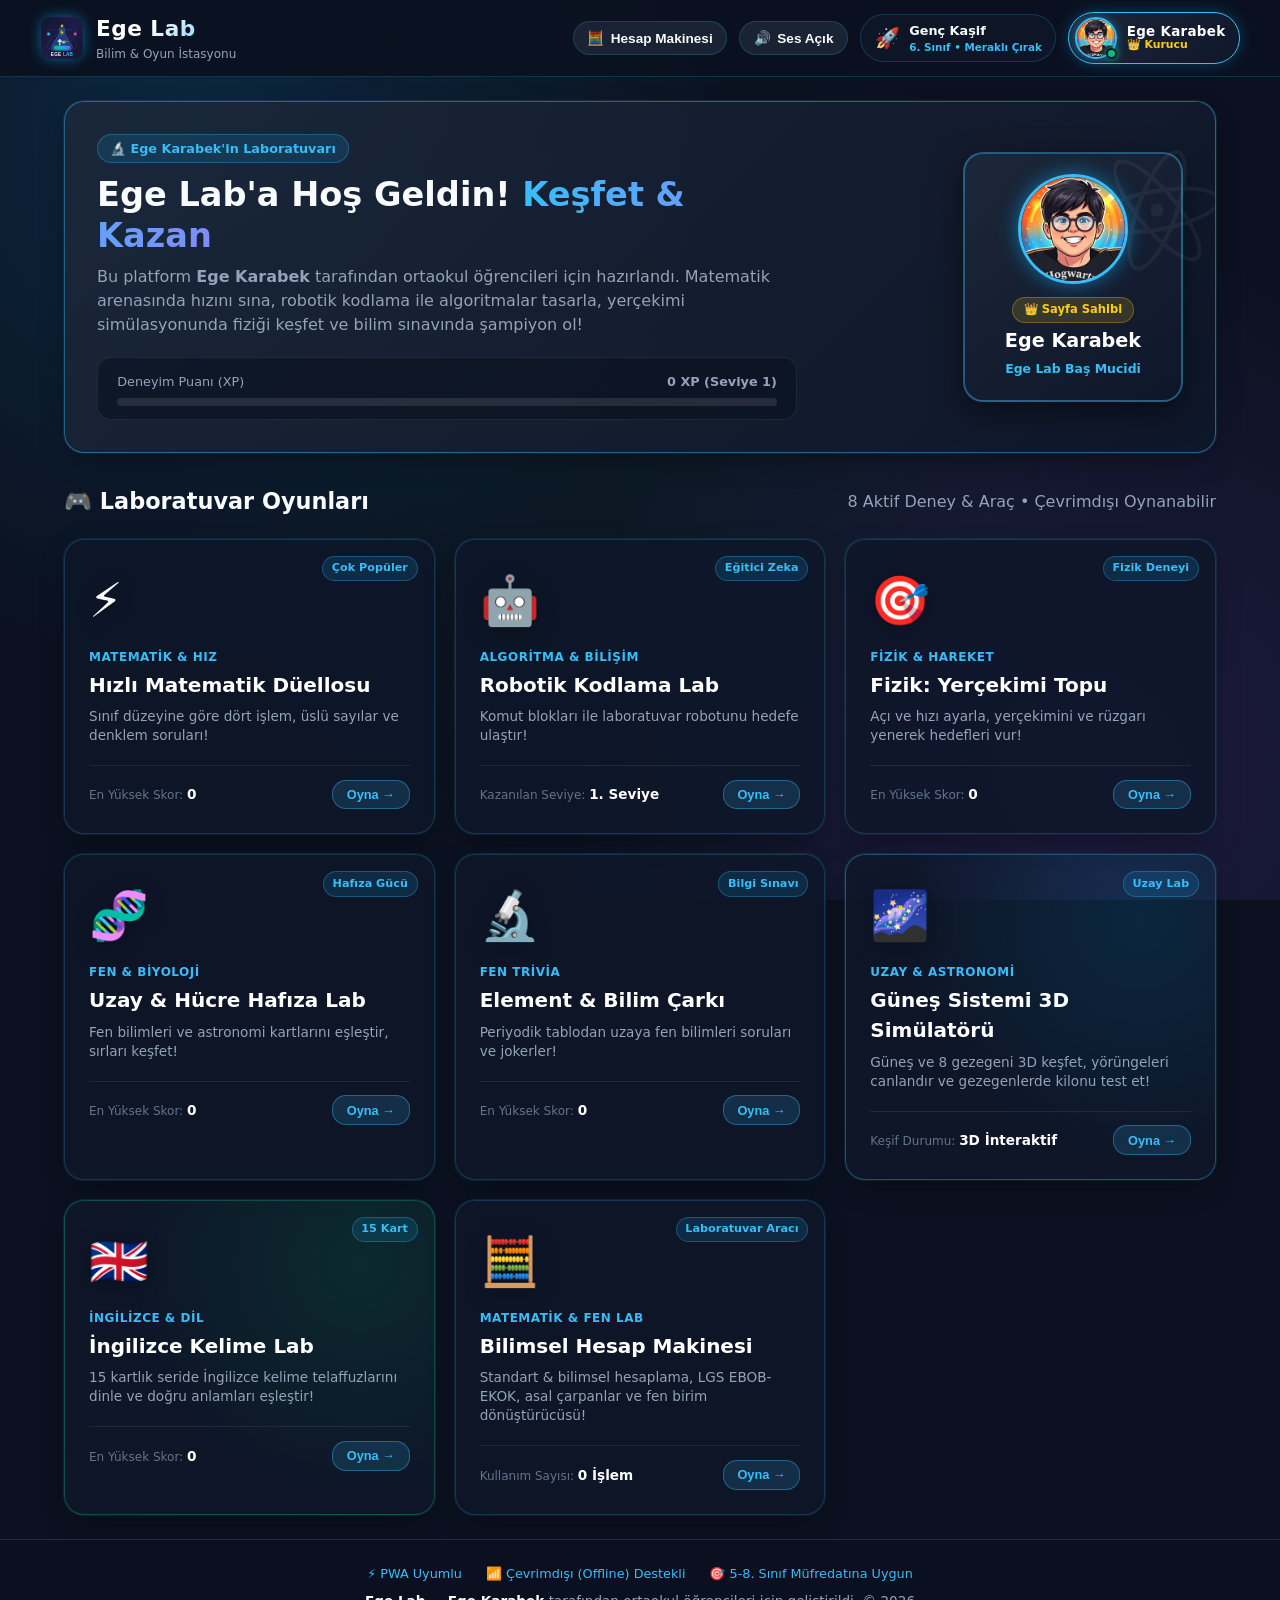
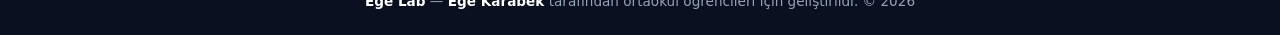
<file: index.html>
<!DOCTYPE html>
<html lang="tr">
<head>
  <meta charset="UTF-8">
  <meta name="viewport" content="width=device-width, initial-scale=1.0, maximum-scale=5.0">
  <title>Ege Lab - Ortaokul Bilim & Oyun İstasyonu</title>
  
  <!-- PWA ve SEO Meta Etiketleri -->
  <meta name="description" content="Ege Karabek tarafından ortaokul öğrencileri için hazırlanmış eğitici bilim, zeka, kodlama ve matematik oyunları platformu.">
  <meta name="theme-color" content="#0b1120">
  <meta name="mobile-web-app-capable" content="yes">
  <meta name="apple-mobile-web-app-capable" content="yes">
  <meta name="apple-mobile-web-app-status-bar-style" content="black-translucent">
  <meta name="apple-mobile-web-app-title" content="Ege Lab">

  <!-- Manifest ve İkonlar -->
  <link rel="manifest" href="manifest.json">
  <link rel="icon" type="image/png" href="icons/icon-192.png">
  <link rel="icon" type="image/svg+xml" href="icons/icon-192.svg">
  <link rel="apple-touch-icon" href="icons/icon-192.png">

  <!-- Ana Stil Dosyası -->
  <link rel="stylesheet" href="css/style.css">
</head>
<body>

  <!-- ========================================================
       ÜST BAŞLIK (HEADER)
       ======================================================== -->
  <header class="site-header">
    <div class="header-container">
      <div class="brand-logo" onclick="app.showHome()">
        <img src="icons/icon-192.svg" alt="Ege Lab Logo" class="brand-icon" />
        <div class="brand-text">
          <h1>Ege Lab</h1>
          <span class="brand-tagline">Bilim & Oyun İstasyonu</span>
        </div>
      </div>

      <div class="header-actions">
        <!-- PWA Kurulum Butonu -->
        <button id="btn-pwa-install" class="nav-btn pwa-btn" style="display: none;">
          📲 <span class="nav-text">Uygulamayı Yükle</span>
        </button>

        <!-- Hızlı Hesap Makinesi Butonu -->
        <button id="btn-header-calc" class="nav-btn" title="Hesap Makinesini Aç" onclick="app.launchGame('calculator')">
          🧮 <span class="nav-text">Hesap Makinesi</span>
        </button>

        <!-- Ses Aç/Kapa Butonu -->
        <button id="btn-sound-toggle" class="nav-btn" title="Sesi Aç/Kapat">
          🔊 <span class="nav-text">Ses Açık</span>
        </button>

        <!-- Profil ve Seviye Rozeti -->
        <div id="user-profile-chip" class="profile-chip" title="Profilini ve Rozetlerini Gör">
          <span id="profile-avatar" class="profile-avatar-mini">🚀</span>
          <div class="profile-info-mini">
            <span id="profile-name" class="profile-name-text">Genç Kaşif</span>
            <span id="profile-level-badge" class="profile-level-badge"><span id="profile-grade">6. Sınıf</span> &bull; <span id="profile-title">Meraklı Çırak</span></span>
          </div>
        </div>

        <!-- Ege Karabek Kurucu Rozeti (Sağ Üst Köşe) -->
        <div id="creator-header-chip" class="creator-header-chip" onclick="app.showCreatorGreeting()" title="Ege Karabek - Sayfa Sahibi & Kurucu">
          <div class="creator-avatar-wrap">
            <img src="img/ege.jpg" alt="Ege Karabek" class="creator-avatar-photo" />
            <span class="creator-status-online" title="Aktif"></span>
          </div>
          <div class="creator-text-details">
            <span class="creator-badge-name">Ege Karabek</span>
            <span class="creator-badge-role">👑 Kurucu</span>
          </div>
        </div>
      </div>
    </div>
  </header>

  <!-- ========================================================
       ANA İÇERİK BÖLÜMÜ
       ======================================================== -->
  <main class="main-content">
    
    <!-- ANA SAYFA (HOME SECTION) -->
    <section id="home-section">
      
      <!-- Kahraman Bilim Kartı -->
      <div class="hero-banner animate-pop">
        <div class="hero-content">
          <span class="hero-tag">🔬 Ege Karabek'in Laboratuvarı</span>
          <h2 class="hero-title">Ege Lab'a Hoş Geldin! <span>Keşfet & Kazan</span></h2>
          <p class="hero-desc">
            Bu platform <strong>Ege Karabek</strong> tarafından ortaokul öğrencileri için hazırlandı.
            Matematik arenasında hızını sına, robotik kodlama ile algoritmalar tasarla, 
            yerçekimi simülasyonunda fiziği keşfet ve bilim sınavında şampiyon ol!
          </p>

          <!-- Seviye İlerleme Çubuğu -->
          <div class="hero-progress-box">
            <div class="progress-header">
              <span>Deneyim Puanı (XP)</span>
              <strong id="profile-xp-text">0 XP (Seviye 1)</strong>
            </div>
            <div class="xp-bar-bg">
              <div id="profile-xp-bar" class="xp-bar-fill"></div>
            </div>
          </div>
        </div>

        <!-- Ege'nin Öne Çıkan Kartı -->
        <div class="hero-creator-showcase" onclick="app.showCreatorGreeting()">
          <div class="showcase-glow-ring"></div>
          <img src="img/ege.jpg" alt="Ege Karabek" class="hero-ege-photo" />
          <div class="showcase-badge-info">
            <span class="showcase-tag">👑 Sayfa Sahibi</span>
            <strong class="showcase-name">Ege Karabek</strong>
            <span class="showcase-sub">Ege Lab Baş Mucidi</span>
          </div>
        </div>
      </div>

      <!-- Oyunlar Başlığı -->
      <div class="section-heading-bar">
        <h2 class="section-title">🎮 Laboratuvar Oyunları</h2>
        <span class="stat-label">8 Aktif Deney & Araç &bull; Çevrimdışı Oynanabilir</span>
      </div>

      <!-- Oyun Kartları Izgarası -->
      <div id="games-grid" class="games-grid">
        <!-- app.js içinden dinamik olarak oluşturulacak -->
      </div>
    </section>

    <!-- OYUN OYNAMA ALANI (GAME SECTION) -->
    <section id="game-section" class="game-section">
      <div id="game-canvas-area">
        <!-- Seçilen oyun buraya yüklenecektir -->
      </div>
    </section>

  </main>

  <!-- ========================================================
       PROFİL & ROZETLER MODAL
       ======================================================== -->
  <div id="profile-modal" class="modal-overlay" style="display: none;">
    <!-- app.js içinden dinamik doldurulur -->
  </div>

  <!-- TOAST BİLDİRİM -->
  <div id="toast-container" class="toast-banner"></div>

  <!-- ========================================================
       ALT BİLGİ (FOOTER)
       ======================================================== -->
  <footer class="site-footer">
    <div class="footer-badges">
      <span class="footer-badge">⚡ PWA Uyumlu</span>
      <span class="footer-badge">📶 Çevrimdışı (Offline) Destekli</span>
      <span class="footer-badge">🎯 5-8. Sınıf Müfredatına Uygun</span>
    </div>
    <p class="footer-credit">
      <strong>Ege Lab</strong> &mdash; <strong>Ege Karabek</strong> tarafından ortaokul öğrencileri için geliştirildi. &copy; 2026
    </p>
  </footer>

  <!-- ========================================================
       JAVASCRIPT DOSYALARI
       ======================================================== -->
  <script src="js/audio.js"></script>
  <script src="js/storage.js"></script>
  <script src="js/games/math-duel.js"></script>
  <script src="js/games/robot-code.js"></script>
  <script src="js/games/gravity-cannon.js"></script>
  <script src="js/games/science-memory.js"></script>
  <script src="js/games/science-quiz.js"></script>
  <script src="js/games/solar-system.js"></script>
  <script src="js/games/word-master.js"></script>
  <script src="js/games/calculator.js"></script>
  <script src="js/app.js"></script>
</body>
</html>
</file>
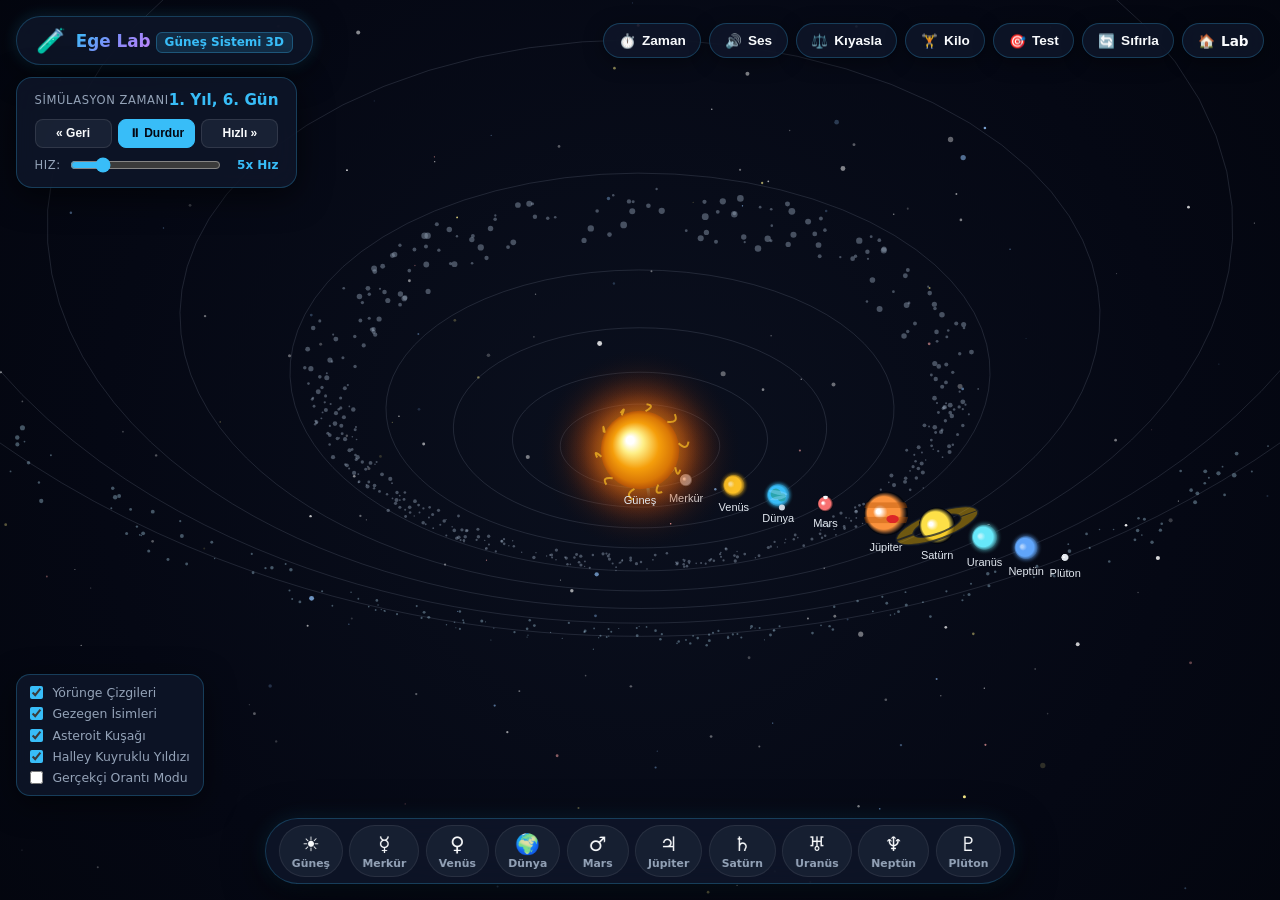
<file: solar-system.html>
<!DOCTYPE html>
<html lang="tr">
<head>
  <meta charset="UTF-8">
  <meta name="viewport" content="width=device-width, initial-scale=1.0, maximum-scale=5.0">
  <title>🌌 Ege Lab - 3D Güneş Sistemi Simülatörü</title>
  
  <meta name="description" content="Güneş Sistemimizi 3D ve gerçek zamanlı simüle eden, gezegenleri, yörüngeleri ve asteroitleri keşfedebileceğiniz etkileşimli astronomi laboratuvarı.">
  <meta name="theme-color" content="#030712">
  <link rel="icon" type="image/png" href="icons/icon-192.png">

  <style>
    /* ========================================================
       TEMEL AYARLAR & KOZMİK TEMA
       ======================================================== */
    :root {
      --bg-space: #030712;
      --panel-bg: rgba(15, 23, 42, 0.82);
      --panel-border: rgba(56, 189, 248, 0.25);
      --panel-glow: rgba(56, 189, 248, 0.4);
      --accent-cyan: #38bdf8;
      --accent-gold: #f59e0b;
      --accent-rose: #f43f5e;
      --accent-purple: #a855f7;
      --accent-emerald: #10b981;
      --text-primary: #f8fafc;
      --text-muted: #94a3b8;
      --font-family: 'Segoe UI', system-ui, -apple-system, sans-serif;
    }

    * {
      box-sizing: border-box;
      margin: 0;
      padding: 0;
      user-select: none;
      -webkit-user-select: none;
    }

    body, html {
      width: 100%;
      height: 100%;
      overflow: hidden;
      background-color: var(--bg-space);
      font-family: var(--font-family);
      color: var(--text-primary);
    }

    #canvas-container {
      position: absolute;
      top: 0;
      left: 0;
      width: 100%;
      height: 100%;
      z-index: 1;
    }

    canvas {
      display: block;
      width: 100%;
      height: 100%;
      cursor: grab;
    }

    canvas:active {
      cursor: grabbing;
    }

    /* ========================================================
       ÜST BAŞLIK (COCKPIT HUD TOP)
       ======================================================== */
    .hud-top-bar {
      position: absolute;
      top: 1rem;
      left: 1rem;
      right: 1rem;
      z-index: 20;
      display: flex;
      justify-content: space-between;
      align-items: center;
      pointer-events: none;
    }

    .brand-hud {
      pointer-events: auto;
      display: flex;
      align-items: center;
      gap: 0.75rem;
      background: var(--panel-bg);
      backdrop-filter: blur(14px);
      -webkit-backdrop-filter: blur(14px);
      border: 1px solid var(--panel-border);
      padding: 0.6rem 1.2rem;
      border-radius: 9999px;
      box-shadow: 0 8px 32px rgba(0, 0, 0, 0.6), 0 0 15px rgba(56, 189, 248, 0.2);
    }

    .brand-hud a {
      text-decoration: none;
      color: inherit;
      display: flex;
      align-items: center;
      gap: 0.6rem;
    }

    .brand-hud-logo {
      font-size: 1.5rem;
      animation: floatSlow 3s ease-in-out infinite;
    }

    .brand-hud-title {
      font-size: 1.05rem;
      font-weight: 700;
      background: linear-gradient(135deg, #38bdf8, #818cf8, #c084fc);
      -webkit-background-clip: text;
      -webkit-text-fill-color: transparent;
    }

    .brand-hud-badge {
      font-size: 0.75rem;
      color: var(--accent-cyan);
      background: rgba(56, 189, 248, 0.15);
      border: 1px solid rgba(56, 189, 248, 0.3);
      padding: 0.15rem 0.5rem;
      border-radius: 6px;
      font-weight: 600;
    }

    .top-action-buttons {
      pointer-events: auto;
      display: flex;
      gap: 0.5rem;
    }

    .hud-btn {
      background: var(--panel-bg);
      backdrop-filter: blur(12px);
      -webkit-backdrop-filter: blur(12px);
      border: 1px solid var(--panel-border);
      color: var(--text-primary);
      padding: 0.55rem 0.9rem;
      border-radius: 9999px;
      font-size: 0.85rem;
      font-weight: 600;
      cursor: pointer;
      display: inline-flex;
      align-items: center;
      gap: 0.4rem;
      transition: all 0.2s cubic-bezier(0.16, 1, 0.3, 1);
      box-shadow: 0 4px 20px rgba(0, 0, 0, 0.4);
    }

    .hud-btn:hover {
      background: rgba(30, 41, 59, 0.95);
      border-color: var(--accent-cyan);
      box-shadow: 0 0 15px rgba(56, 189, 248, 0.4);
      transform: translateY(-1px);
    }

    .hud-btn.active {
      background: rgba(14, 165, 233, 0.3);
      border-color: var(--accent-cyan);
      color: #38bdf8;
    }

    /* ========================================================
       ZAMAN & SİMÜLASYON KONTROL PANELİ (TOP RIGHT HUD)
       ======================================================== */
    .time-hud-card {
      position: absolute;
      top: 4.8rem;
      left: 1rem;
      z-index: 20;
      background: var(--panel-bg);
      backdrop-filter: blur(14px);
      -webkit-backdrop-filter: blur(14px);
      border: 1px solid var(--panel-border);
      border-radius: 16px;
      padding: 0.85rem 1.1rem;
      display: flex;
      flex-direction: column;
      gap: 0.6rem;
      box-shadow: 0 8px 32px rgba(0, 0, 0, 0.6);
      min-width: 260px;
    }

    .time-date-display {
      display: flex;
      justify-content: space-between;
      align-items: center;
    }

    .time-label {
      font-size: 0.72rem;
      text-transform: uppercase;
      letter-spacing: 0.05em;
      color: var(--text-muted);
    }

    .time-value {
      font-size: 0.95rem;
      font-weight: 700;
      color: var(--accent-cyan);
      font-variant-numeric: tabular-nums;
    }

    .time-controls {
      display: flex;
      align-items: center;
      gap: 0.4rem;
    }

    .time-btn {
      flex: 1;
      background: rgba(30, 41, 59, 0.7);
      border: 1px solid rgba(255, 255, 255, 0.1);
      color: var(--text-primary);
      padding: 0.4rem;
      border-radius: 8px;
      font-size: 0.75rem;
      font-weight: 600;
      cursor: pointer;
      text-align: center;
      transition: all 0.2s ease;
    }

    .time-btn:hover {
      background: rgba(56, 189, 248, 0.2);
      border-color: var(--accent-cyan);
    }

    .time-btn.active {
      background: var(--accent-cyan);
      color: #030712;
      border-color: var(--accent-cyan);
    }

    .speed-slider-wrap {
      display: flex;
      align-items: center;
      gap: 0.6rem;
    }

    .speed-slider-wrap input[type="range"] {
      flex: 1;
      accent-color: var(--accent-cyan);
      cursor: pointer;
    }

    .speed-tag {
      font-size: 0.75rem;
      color: var(--accent-cyan);
      font-weight: 700;
      min-width: 48px;
      text-align: right;
    }

    /* ========================================================
       KAMERA & KATMAN FİLTRELERİ (SOL ALT HUD)
       ======================================================== */
    .view-toggles-card {
      position: absolute;
      bottom: 6.5rem;
      left: 1rem;
      z-index: 20;
      background: var(--panel-bg);
      backdrop-filter: blur(14px);
      -webkit-backdrop-filter: blur(14px);
      border: 1px solid var(--panel-border);
      border-radius: 14px;
      padding: 0.6rem 0.8rem;
      display: flex;
      flex-direction: column;
      gap: 0.4rem;
      box-shadow: 0 8px 30px rgba(0, 0, 0, 0.5);
    }

    .toggle-row {
      display: flex;
      align-items: center;
      gap: 0.6rem;
      font-size: 0.78rem;
      cursor: pointer;
      color: var(--text-muted);
      transition: color 0.2s;
    }

    .toggle-row:hover {
      color: var(--text-primary);
    }

    .toggle-row input[type="checkbox"] {
      accent-color: var(--accent-cyan);
      cursor: pointer;
    }

    /* ========================================================
       GEZEGEN HIZLI SEÇİM ÇUBUĞU (ALT ÇUBUK - PLANET BAR)
       ======================================================== */
    .planets-dock-wrap {
      position: absolute;
      bottom: 1rem;
      left: 50%;
      transform: translateX(-50%);
      z-index: 20;
      max-width: 95vw;
      background: var(--panel-bg);
      backdrop-filter: blur(16px);
      -webkit-backdrop-filter: blur(16px);
      border: 1px solid var(--panel-border);
      border-radius: 9999px;
      padding: 0.4rem 0.8rem;
      display: flex;
      align-items: center;
      gap: 0.4rem;
      overflow-x: auto;
      box-shadow: 0 10px 40px rgba(0, 0, 0, 0.7), 0 0 20px rgba(56, 189, 248, 0.15);
      scrollbar-width: none;
    }

    .planets-dock-wrap::-webkit-scrollbar {
      display: none;
    }

    .planet-dock-item {
      display: flex;
      flex-direction: column;
      align-items: center;
      justify-content: center;
      background: rgba(30, 41, 59, 0.6);
      border: 1px solid rgba(255, 255, 255, 0.08);
      border-radius: 50px;
      padding: 0.35rem 0.75rem;
      cursor: pointer;
      min-width: 62px;
      transition: all 0.25s cubic-bezier(0.34, 1.56, 0.64, 1);
      position: relative;
    }

    .planet-dock-item:hover {
      background: rgba(56, 189, 248, 0.2);
      border-color: var(--accent-cyan);
      transform: translateY(-4px) scale(1.08);
      box-shadow: 0 6px 16px rgba(56, 189, 248, 0.3);
    }

    .planet-dock-item.selected {
      background: rgba(14, 165, 233, 0.35);
      border-color: var(--accent-cyan);
      box-shadow: 0 0 16px rgba(56, 189, 248, 0.6);
      transform: translateY(-4px) scale(1.08);
    }

    .dock-icon {
      font-size: 1.25rem;
      line-height: 1.2;
    }

    .dock-name {
      font-size: 0.68rem;
      font-weight: 600;
      color: var(--text-muted);
      margin-top: 1px;
    }

    .planet-dock-item.selected .dock-name {
      color: #ffffff;
      font-weight: 700;
    }

    /* ========================================================
       GEZEGEN BİLGİ KARTI HUD (SAĞ PANEL)
       ======================================================== */
    .planet-info-panel {
      position: absolute;
      top: 4.8rem;
      right: 1rem;
      width: 350px;
      max-width: calc(100vw - 2rem);
      max-height: calc(100vh - 6.5rem);
      overflow-y: auto;
      z-index: 25;
      background: var(--panel-bg);
      backdrop-filter: blur(18px);
      -webkit-backdrop-filter: blur(18px);
      border: 1px solid var(--panel-border);
      border-radius: 20px;
      padding: 1.2rem;
      display: flex;
      flex-direction: column;
      gap: 1rem;
      box-shadow: 0 16px 48px rgba(0, 0, 0, 0.8), 0 0 25px rgba(56, 189, 248, 0.2);
      transition: transform 0.3s cubic-bezier(0.16, 1, 0.3, 1), opacity 0.3s ease;
      scrollbar-width: thin;
      scrollbar-color: rgba(56, 189, 248, 0.3) transparent;
    }

    .planet-info-panel.hidden {
      transform: translateX(110%);
      opacity: 0;
      pointer-events: none;
    }

    .panel-header {
      display: flex;
      justify-content: space-between;
      align-items: flex-start;
      border-bottom: 1px solid rgba(255, 255, 255, 0.1);
      padding-bottom: 0.75rem;
    }

    .planet-title-group h2 {
      font-size: 1.45rem;
      font-weight: 800;
      display: flex;
      align-items: center;
      gap: 0.5rem;
    }

    .planet-latin-subtitle {
      font-size: 0.75rem;
      color: var(--text-muted);
      font-style: italic;
    }

    .panel-close-btn {
      background: rgba(255, 255, 255, 0.08);
      border: none;
      color: var(--text-muted);
      width: 28px;
      height: 28px;
      border-radius: 50%;
      cursor: pointer;
      display: flex;
      align-items: center;
      justify-content: center;
      font-size: 1rem;
      transition: all 0.2s;
    }

    .panel-close-btn:hover {
      background: rgba(244, 63, 94, 0.25);
      color: var(--accent-rose);
    }

    .planet-badge-row {
      display: flex;
      flex-wrap: wrap;
      gap: 0.4rem;
    }

    .p-tag {
      font-size: 0.72rem;
      padding: 0.2rem 0.55rem;
      border-radius: 6px;
      font-weight: 600;
      background: rgba(56, 189, 248, 0.12);
      color: var(--accent-cyan);
      border: 1px solid rgba(56, 189, 248, 0.25);
    }

    .planet-desc-text {
      font-size: 0.84rem;
      line-height: 1.5;
      color: #cbd5e1;
    }

    .stats-grid {
      display: grid;
      grid-template-columns: 1fr 1fr;
      gap: 0.6rem;
    }

    .stat-box {
      background: rgba(30, 41, 59, 0.6);
      border: 1px solid rgba(255, 255, 255, 0.06);
      border-radius: 10px;
      padding: 0.55rem 0.7rem;
      display: flex;
      flex-direction: column;
      gap: 0.15rem;
    }

    .stat-box-title {
      font-size: 0.68rem;
      color: var(--text-muted);
      text-transform: uppercase;
      letter-spacing: 0.03em;
    }

    .stat-box-val {
      font-size: 0.9rem;
      font-weight: 700;
      color: #f1f5f9;
    }

    /* Kilo Hesaplayıcı Kutu */
    .weight-calc-box {
      background: linear-gradient(135deg, rgba(14, 165, 233, 0.15), rgba(168, 85, 247, 0.15));
      border: 1px solid rgba(56, 189, 248, 0.3);
      border-radius: 12px;
      padding: 0.75rem;
      display: flex;
      flex-direction: column;
      gap: 0.5rem;
    }

    .calc-title {
      font-size: 0.78rem;
      font-weight: 700;
      color: var(--accent-cyan);
      display: flex;
      align-items: center;
      gap: 0.35rem;
    }

    .calc-input-row {
      display: flex;
      align-items: center;
      gap: 0.5rem;
    }

    .calc-input-row input {
      width: 70px;
      background: rgba(15, 23, 42, 0.8);
      border: 1px solid var(--panel-border);
      color: #fff;
      padding: 0.35rem 0.5rem;
      border-radius: 6px;
      font-size: 0.85rem;
      font-weight: 700;
      text-align: center;
    }

    .calc-result-text {
      font-size: 0.85rem;
      color: #e2e8f0;
      flex: 1;
    }

    .calc-result-text strong {
      color: var(--accent-gold);
      font-size: 1.05rem;
    }

    /* Biliyor muydunuz kutusu */
    .fun-fact-box {
      background: rgba(245, 158, 11, 0.1);
      border-left: 3px solid var(--accent-gold);
      border-radius: 0 10px 10px 0;
      padding: 0.6rem 0.75rem;
      font-size: 0.78rem;
      line-height: 1.45;
      color: #fed7aa;
    }

    .fun-fact-box strong {
      color: var(--accent-gold);
      display: block;
      margin-bottom: 0.2rem;
    }

    .action-panel-btns {
      display: flex;
      gap: 0.5rem;
    }

    .action-panel-btn {
      flex: 1;
      padding: 0.55rem;
      background: rgba(56, 189, 248, 0.15);
      border: 1px solid var(--accent-cyan);
      color: var(--accent-cyan);
      font-size: 0.78rem;
      font-weight: 700;
      border-radius: 8px;
      cursor: pointer;
      display: flex;
      align-items: center;
      justify-content: center;
      gap: 0.3rem;
      transition: all 0.2s;
    }

    .action-panel-btn:hover {
      background: var(--accent-cyan);
      color: #030712;
      box-shadow: 0 0 12px rgba(56, 189, 248, 0.4);
    }

    /* ========================================================
       MODALLAR (KARŞILAŞTIRMA, AĞIRLIK TESTİ, QUIZ)
       ======================================================== */
    .space-modal-overlay {
      position: fixed;
      top: 0;
      left: 0;
      width: 100%;
      height: 100%;
      background: rgba(3, 7, 18, 0.85);
      backdrop-filter: blur(16px);
      -webkit-backdrop-filter: blur(16px);
      z-index: 100;
      display: flex;
      align-items: center;
      justify-content: center;
      padding: 1.5rem;
      opacity: 0;
      pointer-events: none;
      transition: opacity 0.3s ease;
    }

    .space-modal-overlay.active {
      opacity: 1;
      pointer-events: auto;
    }

    .space-modal-box {
      background: rgba(15, 23, 42, 0.95);
      border: 1px solid var(--panel-border);
      box-shadow: 0 20px 60px rgba(0, 0, 0, 0.9), 0 0 30px rgba(56, 189, 248, 0.25);
      border-radius: 20px;
      width: 100%;
      max-width: 680px;
      max-height: 85vh;
      overflow-y: auto;
      padding: 1.5rem;
      display: flex;
      flex-direction: column;
      gap: 1.2rem;
      transform: scale(0.95);
      transition: transform 0.3s cubic-bezier(0.16, 1, 0.3, 1);
    }

    .space-modal-overlay.active .space-modal-box {
      transform: scale(1);
    }

    .modal-head {
      display: flex;
      justify-content: space-between;
      align-items: center;
      border-bottom: 1px solid rgba(255, 255, 255, 0.1);
      padding-bottom: 0.8rem;
    }

    .modal-head h3 {
      font-size: 1.25rem;
      font-weight: 800;
      display: flex;
      align-items: center;
      gap: 0.5rem;
    }

    /* Karşılaştırma Seçiciler */
    .compare-selectors {
      display: grid;
      grid-template-columns: 1fr 1fr;
      gap: 1rem;
    }

    .compare-select {
      width: 100%;
      padding: 0.6rem;
      border-radius: 8px;
      background: #1e293b;
      color: #fff;
      border: 1px solid var(--panel-border);
      font-size: 0.9rem;
      font-weight: 600;
    }

    .compare-cards {
      display: grid;
      grid-template-columns: 1fr 1fr;
      gap: 1rem;
    }

    .compare-card {
      background: rgba(30, 41, 59, 0.7);
      border: 1px solid rgba(255, 255, 255, 0.08);
      border-radius: 12px;
      padding: 1rem;
      display: flex;
      flex-direction: column;
      gap: 0.7rem;
    }

    .compare-item-row {
      display: flex;
      justify-content: space-between;
      font-size: 0.82rem;
      border-bottom: 1px solid rgba(255, 255, 255, 0.04);
      padding-bottom: 0.3rem;
    }

    .compare-item-row span {
      color: var(--text-muted);
    }

    .compare-item-row strong {
      color: #fff;
    }

    /* Ağırlık Tablosu */
    .weights-table {
      width: 100%;
      border-collapse: collapse;
      font-size: 0.85rem;
    }

    .weights-table th {
      background: rgba(30, 41, 59, 0.8);
      color: var(--accent-cyan);
      padding: 0.6rem 0.8rem;
      text-align: left;
      border-radius: 6px;
    }

    .weights-table td {
      padding: 0.55rem 0.8rem;
      border-bottom: 1px solid rgba(255, 255, 255, 0.06);
    }

    .weights-table tr:hover td {
      background: rgba(56, 189, 248, 0.08);
    }

    /* Quiz Arayüzü */
    .quiz-q-box {
      background: rgba(30, 41, 59, 0.6);
      border-radius: 12px;
      padding: 1.2rem;
      display: flex;
      flex-direction: column;
      gap: 1rem;
    }

    .quiz-q-num {
      font-size: 0.75rem;
      color: var(--accent-cyan);
      font-weight: 700;
      text-transform: uppercase;
    }

    .quiz-q-text {
      font-size: 1rem;
      font-weight: 600;
      line-height: 1.45;
    }

    .quiz-options-list {
      display: flex;
      flex-direction: column;
      gap: 0.5rem;
    }

    .quiz-option-btn {
      background: rgba(15, 23, 42, 0.8);
      border: 1px solid rgba(255, 255, 255, 0.1);
      color: #e2e8f0;
      padding: 0.75rem 1rem;
      border-radius: 10px;
      font-size: 0.88rem;
      font-weight: 600;
      text-align: left;
      cursor: pointer;
      transition: all 0.2s;
    }

    .quiz-option-btn:hover {
      background: rgba(56, 189, 248, 0.15);
      border-color: var(--accent-cyan);
    }

    .quiz-option-btn.correct {
      background: rgba(16, 185, 129, 0.3) !important;
      border-color: var(--accent-emerald) !important;
      color: #6ee7b7 !important;
    }

    .quiz-option-btn.wrong {
      background: rgba(244, 63, 94, 0.3) !important;
      border-color: var(--accent-rose) !important;
      color: #fca5a5 !important;
    }

    /* İpucu bildirim toast */
    .cockpit-tooltip {
      position: absolute;
      top: 50%;
      left: 50%;
      transform: translate(-50%, -50%);
      z-index: 15;
      background: rgba(15, 23, 42, 0.85);
      border: 1px solid var(--panel-border);
      padding: 0.6rem 1.2rem;
      border-radius: 9999px;
      font-size: 0.82rem;
      font-weight: 600;
      color: var(--accent-cyan);
      pointer-events: none;
      animation: fadeInOut 3.5s forwards;
      backdrop-filter: blur(8px);
      box-shadow: 0 4px 20px rgba(0, 0, 0, 0.5);
    }

    @keyframes fadeInOut {
      0% { opacity: 0; transform: translate(-50%, -40%); }
      15% { opacity: 1; transform: translate(-50%, -50%); }
      75% { opacity: 1; transform: translate(-50%, -50%); }
      100% { opacity: 0; transform: translate(-50%, -60%); }
    }

    @keyframes floatSlow {
      0%, 100% { transform: translateY(0); }
      50% { transform: translateY(-4px); }
    }

    /* Responsive Uyumluluk */
    @media (max-width: 768px) {
      .hud-top-bar {
        flex-direction: row !important;
        align-items: center !important;
        justify-content: space-between !important;
        top: 0.5rem;
        left: 0.5rem;
        right: 0.5rem;
        gap: 0.4rem;
      }
      .brand-hud {
        padding: 0.35rem 0.65rem;
        gap: 0.4rem;
      }
      .brand-hud-logo {
        font-size: 1.2rem;
      }
      .brand-hud-title {
        font-size: 0.9rem;
      }
      .brand-hud-badge {
        display: none;
      }
      .top-action-buttons {
        gap: 0.25rem;
      }
      .hud-btn {
        padding: 0.45rem;
        min-width: 34px;
        height: 34px;
        border-radius: 50%;
        justify-content: center;
        font-size: 0.95rem;
      }
      .hud-btn span {
        display: none;
      }
      .time-hud-card {
        top: 3.5rem;
        left: 0.5rem;
        min-width: 190px;
        max-width: calc(100vw - 1rem);
        padding: 0.45rem 0.7rem;
        gap: 0.35rem;
        border-radius: 12px;
      }
      .time-hud-card.collapsed {
        display: none;
      }
      .time-label {
        font-size: 0.65rem;
      }
      .time-value {
        font-size: 0.85rem;
      }
      .time-btn {
        padding: 0.25rem 0.35rem;
        font-size: 0.68rem;
      }
      .speed-slider-wrap {
        gap: 0.35rem;
      }
      .speed-tag {
        font-size: 0.68rem;
        min-width: 36px;
      }
      .planets-dock-wrap {
        bottom: 0.4rem;
        padding: 0.25rem 0.4rem;
        max-width: 98vw;
        gap: 0.25rem;
        -webkit-overflow-scrolling: touch;
      }
      .planet-dock-item {
        min-width: 48px;
        padding: 0.25rem 0.45rem;
        border-radius: 30px;
      }
      .dock-icon {
        font-size: 1.05rem;
      }
      .dock-name {
        font-size: 0.6rem;
      }
      .planet-info-panel {
        width: 100%;
        max-width: 100vw;
        right: 0;
        left: 0;
        top: auto;
        bottom: 0;
        border-radius: 20px 20px 0 0;
        max-height: 72vh;
        padding: 1rem;
        box-shadow: 0 -10px 40px rgba(0, 0, 0, 0.9);
        z-index: 50;
      }
      .sheet-handle {
        width: 40px;
        height: 4px;
        background: rgba(255, 255, 255, 0.25);
        border-radius: 99px;
        margin: 0 auto 0.5rem auto;
      }
      .stats-grid {
        grid-template-columns: 1fr 1fr;
        gap: 0.4rem;
      }
      .stat-box {
        padding: 0.4rem 0.55rem;
      }
      .stat-box-title {
        font-size: 0.62rem;
      }
      .stat-box-val {
        font-size: 0.78rem;
      }
      .weight-calc-box {
        padding: 0.6rem;
      }
      .fun-fact-box {
        font-size: 0.74rem;
        padding: 0.5rem 0.65rem;
      }
      .view-toggles-card {
        display: none;
      }
      .space-modal-box {
        max-width: 95vw;
        padding: 1rem;
        max-height: 88vh;
      }
      .compare-selectors, .compare-cards {
        grid-template-columns: 1fr;
        gap: 0.6rem;
      }
    }
  </style>
</head>
<body>

  <!-- 3D SİMÜLASYON CANVAS ALANI -->
  <div id="canvas-container">
    <canvas id="space-canvas"></canvas>
  </div>

  <!-- BİLGİ İPUCU BALONU -->
  <div class="cockpit-tooltip">
    ✨ İpucu: Fare veya dokunmatik ile döndürün, tekerlek ile yakınlaştırın, gezegenlere tıklayın!
  </div>

  <!-- ========================================================
       ÜST BAŞLIK & GEZİNME (HUD TOP)
       ======================================================== -->
  <header class="hud-top-bar">
    <div class="brand-hud">
      <a href="index.html" title="Ege Lab Ana Sayfasına Dön">
        <span class="brand-hud-logo">🧪</span>
        <div>
          <span class="brand-hud-title">Ege Lab</span>
          <span class="brand-hud-badge">Güneş Sistemi 3D</span>
        </div>
      </a>
    </div>

    <div class="top-action-buttons">
      <button id="btn-toggle-time" class="hud-btn" title="Simülasyon Hızı ve Zamanı">
        ⏱️ <span>Zaman</span>
      </button>
      <button id="btn-sound-toggle" class="hud-btn" title="Uzay Ambiyansı Sesini Aç/Kapat">
        🔊 <span>Ses</span>
      </button>
      <button id="btn-open-compare" class="hud-btn" title="Gezegenleri Karşılaştır">
        ⚖️ <span>Kıyasla</span>
      </button>
      <button id="btn-open-weight" class="hud-btn" title="Ağırlık Laboratuvarı">
        🏋️ <span>Kilo</span>
      </button>
      <button id="btn-open-quiz" class="hud-btn" title="Uzay Bilgi Testi">
        🎯 <span>Test</span>
      </button>
      <button id="btn-reset-cam" class="hud-btn" title="Genel Bakışa Dön">
        🔄 <span>Sıfırla</span>
      </button>
      <a href="index.html" class="hud-btn" style="text-decoration: none;">
        🏠 <span>Lab</span>
      </a>
    </div>
  </header>

  <!-- ========================================================
       ZAMAN KONTROLÜ & TAKVİM (HUD SOL ÜST)
       ======================================================== -->
  <div class="time-hud-card" id="time-hud-panel">
    <div class="time-date-display">
      <span class="time-label">Simülasyon Zamanı</span>
      <span id="display-sim-date" class="time-value">1. Yıl, 0. Gün</span>
    </div>
    
    <div class="time-controls">
      <button id="btn-time-rewind" class="time-btn" title="Geriye Sar">&laquo; Geri</button>
      <button id="btn-time-play" class="time-btn active" title="Oynat / Duraklat">⏸ Durdur</button>
      <button id="btn-time-forward" class="time-btn" title="Hızlandır">Hızlı &raquo;</button>
    </div>

    <div class="speed-slider-wrap">
      <span class="time-label">Hız:</span>
      <input type="range" id="speed-slider" min="-5" max="50" step="1" value="5">
      <span id="speed-indicator" class="speed-tag">5x Hız</span>
    </div>
  </div>

  <!-- ========================================================
       KATMAN & GÖRÜNÜM AYARLARI (HUD SOL ALT)
       ======================================================== -->
  <div class="view-toggles-card">
    <label class="toggle-row">
      <input type="checkbox" id="toggle-orbits" checked>
      <span>Yörünge Çizgileri</span>
    </label>
    <label class="toggle-row">
      <input type="checkbox" id="toggle-labels" checked>
      <span>Gezegen İsimleri</span>
    </label>
    <label class="toggle-row">
      <input type="checkbox" id="toggle-asteroids" checked>
      <span>Asteroit Kuşağı</span>
    </label>
    <label class="toggle-row">
      <input type="checkbox" id="toggle-comet" checked>
      <span>Halley Kuyruklu Yıldızı</span>
    </label>
    <label class="toggle-row">
      <input type="checkbox" id="toggle-scale-realistic">
      <span>Gerçekçi Orantı Modu</span>
    </label>
  </div>

  <!-- ========================================================
       GEZEGEN BİLGİ KARTI (HUD SAĞ PANEL / MOBİLDE BOTTOM SHEET)
       ======================================================== -->
  <aside id="planet-panel" class="planet-info-panel hidden">
    <div class="sheet-handle"></div>
    <div class="panel-header">
      <div class="planet-title-group">
        <h2 id="p-name">🌍 Dünya</h2>
        <span id="p-latin" class="planet-latin-subtitle">Terra &bull; 3. Gezegen</span>
      </div>
      <button id="btn-close-panel" class="panel-close-btn" title="Kapat">&times;</button>
    </div>

    <div class="planet-badge-row">
      <span id="p-type-tag" class="p-tag">Karasal Gezegen</span>
      <span id="p-moons-tag" class="p-tag">1 Doğal Uydu</span>
      <span id="p-order-tag" class="p-tag">Güneş'ten 3.</span>
    </div>

    <p id="p-desc" class="planet-desc-text">
      Üzerinde sıvı su ve yaşam barındıran bildiğimiz tek gezegen. Canlıları ölümcül uzay radyasyonundan koruyan güçlü bir manyetosfere ve nitrojen-oksijen atmosferine sahiptir.
    </p>

    <!-- Bilimsel Parametreler Izgarası -->
    <div class="stats-grid">
      <div class="stat-box">
        <span class="stat-box-title">Güneş'e Uzaklık</span>
        <span id="stat-dist" class="stat-box-val">1.00 AU (149.6M km)</span>
      </div>
      <div class="stat-box">
        <span class="stat-box-title">Gezegen Çapı</span>
        <span id="stat-diam" class="stat-box-val">12,742 km</span>
      </div>
      <div class="stat-box">
        <span class="stat-box-title">1 Yıl (Yörünge)</span>
        <span id="stat-year" class="stat-box-val">365.25 Gün</span>
      </div>
      <div class="stat-box">
        <span class="stat-box-title">1 Gün (Dönüş)</span>
        <span id="stat-day" class="stat-box-val">24 Saat</span>
      </div>
      <div class="stat-box">
        <span class="stat-box-title">Yüzey Sıcaklığı</span>
        <span id="stat-temp" class="stat-box-val">-88°C ile +58°C</span>
      </div>
      <div class="stat-box">
        <span class="stat-box-title">Yerçekimi</span>
        <span id="stat-gravity" class="stat-box-val">9.81 m/s² (1.00 g)</span>
      </div>
    </div>

    <!-- Bu Gezegende Ağırlığım Ne Kadar? -->
    <div class="weight-calc-box">
      <div class="calc-title">⚖️ Bu Gezegendeki Kilon Ne Kadar Olurdu?</div>
      <div class="calc-input-row">
        <input type="number" id="input-weight" value="50" min="10" max="250">
        <span style="font-size:0.8rem; color:#94a3b8;">kg ise:</span>
        <div class="calc-result-text">
          Buradaki hissettiğin ağırlık: <strong id="calc-result-val">50.0 kg</strong>
        </div>
      </div>
    </div>

    <!-- Eğlenceli Bilimsel Bilgi -->
    <div class="fun-fact-box">
      <strong>💡 Biliyor Muydunuz?</strong>
      <span id="p-fact">Dünya'nın atmosferi gökyüzünü mavi gösterir çünkü Rayleigh saçılması adı verilen fizik kuralına göre kısa dalga boylu mavi ışık diğer renklere göre daha çok saçılır!</span>
    </div>

    <div class="action-panel-btns">
      <button id="btn-panel-compare" class="action-panel-btn">⚖️ Karşılaştır</button>
      <button id="btn-panel-sound" class="action-panel-btn">📡 Sinyal Dinle</button>
    </div>
  </aside>

  <!-- ========================================================
       GEZEGEN HIZLI SEÇİM ÇUBUĞU (DOCK)
       ======================================================== -->
  <nav class="planets-dock-wrap" id="planets-dock">
    <!-- JS ile doldurulacak -->
  </nav>

  <!-- ========================================================
       MODAL 1: GEZEGENLERİ KARŞILAŞTIR
       ======================================================== -->
  <div id="modal-compare" class="space-modal-overlay">
    <div class="space-modal-box">
      <div class="modal-head">
        <h3>⚖️ Gezegenleri Yan Yana Karşılaştır</h3>
        <button class="panel-close-btn" onclick="closeModals()">&times;</button>
      </div>

      <div class="compare-selectors">
        <div>
          <label style="font-size:0.75rem; color:var(--text-muted); display:block; margin-bottom:4px;">1. Gök Cismi</label>
          <select id="compare-sel-1" class="compare-select"></select>
        </div>
        <div>
          <label style="font-size:0.75rem; color:var(--text-muted); display:block; margin-bottom:4px;">2. Gök Cismi</label>
          <select id="compare-sel-2" class="compare-select"></select>
        </div>
      </div>

      <div class="compare-cards">
        <div id="compare-card-1" class="compare-card"></div>
        <div id="compare-card-2" class="compare-card"></div>
      </div>
    </div>
  </div>

  <!-- ========================================================
       MODAL 2: AĞIRLIK & ZIPLAMA LABORATUVARI
       ======================================================== -->
  <div id="modal-weight" class="space-modal-overlay">
    <div class="space-modal-box">
      <div class="modal-head">
        <h3>🏋️ Evrensel Ağırlık & Zıplama Laboratuvarı</h3>
        <button class="panel-close-btn" onclick="closeModals()">&times;</button>
      </div>

      <p style="font-size:0.85rem; color:#cbd5e1;">
        Kütlen değişmez ancak bir gezegendeki yerçekimi ivmesi ($g$), o gezegende terazide kaç kilo çıkacağını ve ne kadar yükseğe zıplayabileceğini belirler!
      </p>

      <div style="display:flex; align-items:center; gap:0.8rem; background:rgba(30,41,59,0.7); padding:0.8rem; border-radius:10px;">
        <label style="font-size:0.88rem; font-weight:700;">Dünya'daki Kilonuz (kg):</label>
        <input type="number" id="universal-weight-input" value="50" min="10" max="250" style="width:80px; padding:0.4rem; background:#0f172a; border:1px solid var(--panel-border); color:#fff; border-radius:6px; font-size:1rem; font-weight:700; text-align:center;">
        <span style="font-size:0.8rem; color:var(--text-muted);">(Dünya'da 50 cm zıplayabildiğinizi varsayalım)</span>
      </div>

      <div style="overflow-x:auto;">
        <table class="weights-table">
          <thead>
            <tr>
              <th>Gök Cismi</th>
              <th>Yerçekimi ($g$)</th>
              <th>Oradaki Kilonuz</th>
              <th>Zıplama Yüksekliğiniz</th>
            </tr>
          </thead>
          <tbody id="universal-weight-tbody">
            <!-- JS ile doldurulacak -->
          </tbody>
        </table>
      </div>
    </div>
  </div>

  <!-- ========================================================
       MODAL 3: UZAY VE ASTRONOMİ BİLGİ TESTİ
       ======================================================== -->
  <div id="modal-quiz" class="space-modal-overlay">
    <div class="space-modal-box">
      <div class="modal-head">
        <h3>🎯 Astronomi & Güneş Sistemi Bilgi Testi</h3>
        <button class="panel-close-btn" onclick="closeModals()">&times;</button>
      </div>

      <div id="quiz-container">
        <!-- JS ile soru gösterilecek -->
      </div>
    </div>
  </div>

  <!-- SES VE YARDIMCI SCRIPTLER -->
  <script src="js/audio.js"></script>
  <script src="js/storage.js"></script>

  <!-- SİMÜLATÖR MOTORU KODU -->
  <script>
    /* ========================================================
       GÜNEŞ SİSTEMİ BİLİMSEL VERİ SETİ (ASTRONOMICAL DATA)
       ======================================================== */
    const PLANET_DATA = [
      {
        id: 'sun',
        name: 'Güneş',
        latin: 'Sol • Merkez Yıldız',
        type: 'Sarı Cüce Yıldız (G2V)',
        orderTag: 'Merkez',
        icon: '☀️',
        color: '#f59e0b',
        glowColor: 'rgba(245, 158, 11, 0.8)',
        radiusReal: 696340,   // km
        radiusVis: 42,        // 3D görsel piksel
        distReal: 0,          // AU
        distVis: 0,
        orbitSpeed: 0,
        rotPeriod: 27,        // Gün
        gravity: 274.0,       // m/s2
        temp: '5,500 °C (Yüzey), 15M °C (Çekirdek)',
        yearText: 'Galaksi turu ~230M Yıl',
        dayText: '27 Dünya Günü',
        moons: 0,
        moonsText: '8 Gezegen, 5 Cüce Gezegen, Milyarlarca Cisim',
        desc: 'Güneş Sistemi’nin merkezinde yer alan devasa plazma küresi. Tüm sistemin toplam kütlesinin %99.86’sını tek başına oluşturur. Çekirdeğindeki nükleer füzyon ile hidrojen atomlarını helyuma dönüştürerek ısı ve ışık yayar.',
        funFact: 'Güneş’in içine yaklaşık 1.3 milyon adet Dünya sığabilir! Güneş ışığının Dünya’ya ulaşması tam 8 dakika 20 saniye sürer.',
        atmosphere: 'Hidrojen (%74), Helyum (%24)'
      },
      {
        id: 'mercury',
        name: 'Merkür',
        latin: 'Mercurius • 1. Gezegen',
        type: 'Karasal Gezegen',
        orderTag: 'Güneş\'ten 1.',
        icon: '☿️',
        color: '#9ca3af',
        glowColor: 'rgba(156, 163, 175, 0.4)',
        radiusReal: 2439,
        radiusVis: 8,
        distReal: 0.39,
        distVis: 85,
        orbitSpeed: 4.15,
        rotPeriod: 58.6,
        gravity: 3.7,
        temp: '-180 °C ile +430 °C',
        yearText: '88 Dünya Günü',
        dayText: '58.6 Dünya Günü',
        moons: 0,
        moonsText: '0 Uydu',
        desc: 'Güneş’e en yakın ve en küçük gezegendir. Isıyı hapsedecek bir atmosferi olmadığı için gündüzleri kavurucu sıcaklıkta iken geceleri uzayın dondurucu soğuğuna gömülür. Yüzeyi Ay gibi dev kraterlerle doludur.',
        funFact: 'Güneş’e en yakın gezegen olmasına rağmen en sıcak gezegen değildir! En sıcak gezegen, kalın sera gazı atmosferi nedeniyle Venüs’tür.',
        atmosphere: 'Eksosfer (Eser miktarda Oksijen, Sodyum)'
      },
      {
        id: 'venus',
        name: 'Venüs',
        latin: 'Venus • 2. Gezegen',
        type: 'Karasal Gezegen',
        orderTag: 'Güneş\'ten 2.',
        icon: '♀️',
        color: '#fbbf24',
        glowColor: 'rgba(251, 191, 36, 0.5)',
        radiusReal: 6052,
        radiusVis: 13,
        distReal: 0.72,
        distVis: 135,
        orbitSpeed: 1.62,
        rotPeriod: -243, // Ters dönüş
        gravity: 8.87,
        temp: '465 °C (Sabit Cehennemi Sıcaklık)',
        yearText: '224.7 Dünya Günü',
        dayText: '243 Dünya Günü (Retrograd)',
        moons: 0,
        moonsText: '0 Uydu',
        desc: 'Dünya’nın "ikiz kardeşi" olarak adlandırılır çünkü boyutları çok yakındır. Ancak kalın karbondioksit atmosferi ve sülfürik asit bulutları kontrolsüz bir sera etkisi yaratarak yüzeyini kurşunu eritebilecek 465 °C sıcaklığa çıkarır.',
        funFact: 'Venüs saat yönünde ters döner (retrograd). Bu yüzden Güneş batıdan doğar, doğudan batar! Ayrıca Venüs’te bir gün, bir yıldan daha uzundur!',
        atmosphere: 'Karbondioksit (%96.5), Azot (%3.5)'
      },
      {
        id: 'earth',
        name: 'Dünya',
        latin: 'Terra • 3. Gezegen',
        type: 'Karasal Gezegen (Yaşam Alanı)',
        orderTag: 'Güneş\'ten 3.',
        icon: '🌍',
        color: '#38bdf8',
        glowColor: 'rgba(56, 189, 248, 0.6)',
        radiusReal: 6371,
        radiusVis: 14,
        distReal: 1.00,
        distVis: 195,
        orbitSpeed: 1.0,
        rotPeriod: 1.0,
        gravity: 9.81,
        temp: '-88 °C ile +58 °C (Ort. 15 °C)',
        yearText: '365.25 Gün (1 Yıl)',
        dayText: '24 Saat',
        moons: 1,
        moonsText: '1 Doğal Uydu (Ay)',
        desc: 'Üzerinde sıvı su ve canlı yaşamı barındırdığı kesin olarak bilinen tek gök cismi. Oksijen ve azot zengini dinamik atmosferi, ozon tabakası ve manyetik kalkanı sayesinde yaşam için kusursuz bir sığınaktır.',
        funFact: 'Dünya uzayda saatte yaklaşık 107,000 km hızla Güneş etrafında savrulur! Yüzeyinin %71’i okyanuslarla kaplıdır.',
        atmosphere: 'Azot (%78), Oksijen (%21), Argon (%0.9)'
      },
      {
        id: 'mars',
        name: 'Mars',
        latin: 'Mars • Kızıl Gezegen',
        type: 'Karasal Gezegen',
        orderTag: 'Güneş\'ten 4.',
        icon: '♂️',
        color: '#f87171',
        glowColor: 'rgba(248, 113, 113, 0.5)',
        radiusReal: 3389,
        radiusVis: 10,
        distReal: 1.52,
        distVis: 260,
        orbitSpeed: 0.53,
        rotPeriod: 1.03,
        gravity: 3.72,
        temp: '-140 °C ile +20 °C (Ort. -63 °C)',
        yearText: '687 Dünya Günü (~1.9 Yıl)',
        dayText: '24 Saat 37 Dakika (Sol)',
        moons: 2,
        moonsText: '2 Uydu (Phobos, Deimos)',
        desc: 'Demir oksit (pas) zengini kırmızı tozu nedeniyle "Kızıl Gezegen" adını almıştır. Güneş Sistemi’nin en yüksek volkanı olan 22 km’lik Olimpos Dağı’na (Olympus Mons) ve devasa kanyonlara ev sahipliği yapar.',
        funFact: 'Mars’ta bir gün Dünya gününe çok yakındır (24 saat 37 dakika). Kutup bölgelerinde donmuş su ve karbondioksit (kuru buz) tabakaları bulunur.',
        atmosphere: 'Karbondioksit (%95), Azot (%2.6), Argon (%1.9)'
      },
      {
        id: 'jupiter',
        name: 'Jüpiter',
        latin: 'Iuppiter • Gezegenler Kralı',
        type: 'Gaz Devi',
        orderTag: 'Güneş\'ten 5.',
        icon: '♃',
        color: '#fb923c',
        glowColor: 'rgba(251, 146, 60, 0.5)',
        radiusReal: 69911,
        radiusVis: 28,
        distReal: 5.20,
        distVis: 345,
        orbitSpeed: 0.084,
        rotPeriod: 0.41, // ~9.9 saat
        gravity: 24.79,
        temp: '-110 °C (Üst Bulut Katmanı)',
        yearText: '11.86 Dünya Yılı',
        dayText: '9 Saat 55 Dakika (En Hızlı)',
        moons: 95,
        moonsText: '95 Uydu (Ganymede, Europa, Io, Callisto)',
        desc: 'Güneş Sistemi’nin en büyük gezegenidir. Kütlesi diğer tüm gezegenlerin toplamının 2.5 katıdır. İçinde katı bir yüzey bulunmaz; hidrojen ve helyum gazlarından oluşur. En meşhur özelliği yüzlerce yıldır esen Büyük Kırmızı Leke fırtınasıdır.',
        funFact: 'Kendi ekseni etrafında en hızlı dönen gezegendir (bir gün 10 saatten az sürer). Uydusu Ganymede, Merkür gezegeninden bile daha büyüktür!',
        atmosphere: 'Hidrojen (%90), Helyum (%10)'
      },
      {
        id: 'saturn',
        name: 'Satürn',
        latin: 'Saturnus • Halkalar Efendisi',
        type: 'Gaz Devi & Halka Sistemi',
        orderTag: 'Güneş\'ten 6.',
        icon: '♄',
        color: '#fde047',
        glowColor: 'rgba(253, 224, 71, 0.45)',
        radiusReal: 58232,
        radiusVis: 24,
        distReal: 9.58,
        distVis: 430,
        orbitSpeed: 0.034,
        rotPeriod: 0.44, // ~10.7 saat
        gravity: 10.44,
        temp: '-140 °C',
        yearText: '29.45 Dünya Yılı',
        dayText: '10 Saat 42 Dakika',
        moons: 146,
        moonsText: '146 Uydu (En zengin sistem; Titan, Enceladus)',
        desc: 'Göz alıcı halkalarıyla Güneş Sistemi’nin mücevheridir. Halkaları milyarlarca su buzu ve kaya parçasından meydana gelir. Genişliği 280,000 km’yi bulmasına karşın halka kalınlığı yer yer yalnızca 10 metredir.',
        funFact: 'Satürn’ün yoğunluğu sudan daha düşüktür (0.69 g/cm³)! Eğer Satürn’ü içine alabilecek devasa bir okyanus olsaydı, batmaz yüzerdi!',
        atmosphere: 'Hidrojen (%96), Helyum (%3)'
      },
      {
        id: 'uranus',
        name: 'Uranüs',
        latin: 'Uranus • Yan Yatan Dev',
        type: 'Buz Devi',
        orderTag: 'Güneş\'ten 7.',
        icon: '♅',
        color: '#67e8f9',
        glowColor: 'rgba(103, 232, 249, 0.45)',
        radiusReal: 25362,
        radiusVis: 18,
        distReal: 19.22,
        distVis: 515,
        orbitSpeed: 0.012,
        rotPeriod: -0.72,
        gravity: 8.69,
        temp: '-224 °C (En Soğuk Gezegen Atmosferi)',
        yearText: '84 Dünya Yılı',
        dayText: '17 Saat 14 Dakika',
        moons: 28,
        moonsText: '28 Uydu (Titania, Oberon, Miranda)',
        desc: 'Açık mavi-yeşil rengini atmosferindeki metan gazının kırmızı ışığı soğurmasından alır. Su, amonyak ve metan buzlarından oluşan bir manto tabakasına sahiptir. 98 derecelik eksen eğikliği ile adeta yuvarlanan bir varil gibi yörüngesinde döner.',
        funFact: 'Eksen eğikliği nedeniyle kutupları 42 yıl aralıksız Güneş ışığı alır, ardından 42 yıl zifiri karanlık kış yaşar!',
        atmosphere: 'Hidrojen (%83), Helyum (%15), Metan (%2)'
      },
      {
        id: 'neptune',
        name: 'Neptün',
        latin: 'Neptunus • Rüzgarlar Krallığı',
        type: 'Buz Devi',
        orderTag: 'Güneş\'ten 8.',
        icon: '♆',
        color: '#60a5fa',
        glowColor: 'rgba(96, 165, 250, 0.5)',
        radiusReal: 24622,
        radiusVis: 17,
        distReal: 30.05,
        distVis: 595,
        orbitSpeed: 0.006,
        rotPeriod: 0.67,
        gravity: 11.15,
        temp: '-200 °C',
        yearText: '164.8 Dünya Yılı',
        dayText: '16 Saat 6 Dakika',
        moons: 16,
        moonsText: '16 Uydu (Triton, Proteus)',
        desc: 'Güneş’e en uzak ana gezegendir. Derin kobalt mavisi rengiyle dikkat çeker. Saatte 2,100 km hıza varan Güneş Sistemi’nin en şiddetli süpersonik fırtınalarına sahne olur.',
        funFact: 'Neptün teleskopla tesadüfen değil; Uranüs’ün yörüngesindeki sapmalardan yola çıkılarak saf matematiksel hesaplamalarla yeri tahmin edilerek bulunmuştur!',
        atmosphere: 'Hidrojen (%80), Helyum (%19), Metan (%1.5)'
      },
      {
        id: 'pluto',
        name: 'Plüton',
        latin: 'Pluto • Cüce Gezegen',
        type: 'Cüce Gezegen (Kuiper Kuşağı)',
        orderTag: 'Kuiper Kuşağı',
        icon: '♇',
        color: '#e2e8f0',
        glowColor: 'rgba(226, 232, 240, 0.35)',
        radiusReal: 1188,
        radiusVis: 6,
        distReal: 39.48,
        distVis: 675,
        orbitSpeed: 0.004,
        rotPeriod: 6.4,
        gravity: 0.62,
        temp: '-230 °C',
        yearText: '248 Dünya Yılı',
        dayText: '6.4 Dünya Günü',
        moons: 5,
        moonsText: '5 Uydu (Charon, Nix, Hydra)',
        desc: '2006 yılına kadar 9. gezegen olarak kabul edilen Plüton, Kuiper Kuşağı’ndaki benzer kütleli diğer cisimlerin keşfiyle "Cüce Gezegen" sınıfına alındı. Yüzeyinde azot buzundan oluşan dev bir kalp şekli (Tombaugh Regio) taşır.',
        funFact: 'Plüton’un uydusu Charon o kadar büyüktür ki, ikisi birbirinin etrafında ortak bir ağırlık merkezinde dans edercesine dönerler!',
        atmosphere: 'Eser miktarda Azot, Metan ve Karbonmonoksit'
      }
    ];

    /* ========================================================
       QUIZ SORULARI VERİTABANI
       ======================================================== */
    const QUIZ_QUESTIONS = [
      {
        q: "Güneş Sistemi'ndeki en büyük gezegen hangisidir ve kütlesi ne kadardır?",
        options: [
          "Satürn (Diğer gezegenlerin toplamına eşit)",
          "Jüpiter (Tüm diğer gezegenlerin toplamının 2.5 katı)",
          "Neptün (En yoğun gezegen)",
          "Dünya (En ağır karasal gezegen)"
        ],
        answer: 1,
        exp: "Jüpiter, devasa kütlesiyle diğer tüm gezegenlerin toplamının 2.5 katından daha ağırdır!"
      },
      {
        q: "Güneş'e en yakın gezegen Merkür olmasına rağmen, Güneş Sistemi'nin EN SICAK gezegeni hangisidir?",
        options: [
          "Merkür (Güneş'e en yakın olduğu için)",
          "Mars (Kızıl rengi yüzünden)",
          "Venüs (Kalın sera gazı atmosferi yüzünden ~465°C)",
          "Jüpiter (İç çekirdek ısısı yüzünden)"
        ],
        answer: 2,
        exp: "Venüs'ün kalın karbondioksit atmosferi aşırı sera etkisi oluşturarak sıcaklığı kurşunu eritecek 465 °C'ye ulaştırır!"
      },
      {
        q: "Eğer devasa bir okyanus olsaydı, yoğunluğu sudan (1 g/cm³) düşük olduğu için BATMAYIP YÜZECEK gezegen hangisidir?",
        options: [
          "Satürn (Yoğunluğu yaklaşık 0.69 g/cm³)",
          "Uranüs",
          "Dünya",
          "Plüton"
        ],
        answer: 0,
        exp: "Satürn bir gaz devidir ve ortalama yoğunluğu sudan düşüktür; suda yüzer!"
      },
      {
        q: "Hangi gezegen 98 derecelik eksen eğikliği nedeniyle adeta 'yan yatmış bir varil' gibi yuvarlanarak döner?",
        options: [
          "Neptün",
          "Uranüs",
          "Mars",
          "Merkür"
        ],
        answer: 1,
        exp: "Uranüs, geçmişte dev bir gök cismiyle çarpışma sonucu neredeyse 90 derece yana devrilmiştir."
      },
      {
        q: "Mars'ta bulunan Güneş Sistemi'nin bilinen en yüksek volkanik dağı hangisidir?",
        options: [
          "Everest Dağı",
          "Mauna Kea",
          "Olimpos Dağı (Olympus Mons - 22 km)",
          "Valles Marineris"
        ],
        answer: 2,
        exp: "Olympus Mons, Everest'in neredeyse 3 katı yüksekliğinde (22 km) dev bir sönmüş kalken volkandır!"
      }
    ];

    /* ========================================================
       SİMÜLASYON MOTORU (3D CANVAS ENGINE)
       ======================================================== */
    class SolarSystemEngine {
      constructor() {
        this.canvas = document.getElementById('space-canvas');
        this.ctx = this.canvas.getContext('2d');
        
        // Simülasyon Durumu
        this.simDay = 0;
        this.timeSpeed = 5; // Gün / saniye
        this.isPlaying = true;
        this.lastTime = performance.now();
        
        // Kamera Durumu (3D Orbit)
        this.camDistance = 750;
        this.targetCamDist = 750;
        this.camPitch = 0.55; // Eğim açısı (radyan)
        this.targetCamPitch = 0.55;
        this.camYaw = 0.45;   // Döndürme açısı
        this.targetCamYaw = 0.45;
        this.fov = 700;
        this.userHasZoomed = false;
        
        this.camTarget = { x: 0, y: 0, z: 0 };
        this.targetLookAt = { x: 0, y: 0, z: 0 };
        
        // Seçili Cisim
        this.selectedPlanetId = null;
        this.hoveredPlanetId = null;
        
        // Katman Görünürlükleri
        this.showOrbits = true;
        this.showLabels = true;
        this.showAsteroids = true;
        this.showComet = true;
        this.realisticScale = false;

        // Asteroitler & Yıldızlar
        this.stars = [];
        this.asteroids = [];
        this.kuiperObjects = [];
        this.comet = {
          angle: 0.8,
          a: 480, // Yarı büyük eksen
          e: 0.82, // Yüksek dışmerkezlik
          tilt: 0.32,
          speed: 0.04
        };

        // Fare / Dokunmatik Etkileşim
        this.isDragging = false;
        this.dragStartX = 0;
        this.dragStartY = 0;
        this.lastMousePos = { x: 0, y: 0 };

        // Gezegen Geometrisi ve Yörünge Açıları
        this.planetStates = {};
        PLANET_DATA.forEach(p => {
          this.planetStates[p.id] = {
            angle: Math.random() * Math.PI * 2,
            rotAngle: 0,
            x: 0, y: 0, z: 0,
            screenX: 0, screenY: 0, screenRadius: 0
          };
        });

        this.init();
      }

      init() {
        this.resize();
        this.generateStars();
        this.generateAsteroids();
        this.setupEvents();
        this.buildDockUI();
        this.animate = this.animate.bind(this);
        requestAnimationFrame(this.animate);
      }

      resize() {
        this.width = window.innerWidth;
        this.height = window.innerHeight;
        this.canvas.width = this.width;
        this.canvas.height = this.height;

        const isPortrait = this.height > this.width;
        // Telefonda portre modunda sistemin tamamının sığması için duyarlı FOV ve kamera mesafesi
        this.fov = isPortrait ? Math.min(this.width * 1.05, 420) : Math.min(this.width * 0.65, 700);

        if (!this.userHasZoomed) {
          const defaultDist = isPortrait ? 1150 : 750;
          const defaultPitch = isPortrait ? 0.68 : 0.55;
          this.targetCamDist = defaultDist;
          this.targetCamPitch = defaultPitch;
          this.camDistance = defaultDist;
          this.camPitch = defaultPitch;
        }
      }

      generateStars() {
        this.stars = [];
        const count = 900;
        for (let i = 0; i < count; i++) {
          const u = Math.random();
          const v = Math.random();
          const theta = u * 2.0 * Math.PI;
          const phi = Math.acos(2.0 * v - 1.0);
          const r = 2500 + Math.random() * 500;
          
          const sinPhi = Math.sin(phi);
          const x = r * sinPhi * Math.cos(theta);
          const y = r * Math.cos(phi);
          const z = r * sinPhi * Math.sin(theta);

          const size = Math.random() < 0.85 ? Math.random() * 1.4 + 0.5 : Math.random() * 2.2 + 1.2;
          const brightness = 0.3 + Math.random() * 0.7;
          // Yıldız rengi: beyaz, mavi, hafif sarı/kırmızımsı
          const colorType = Math.random();
          let color = '#ffffff';
          if (colorType < 0.2) color = '#93c5fd';
          else if (colorType < 0.35) color = '#fef08a';
          else if (colorType < 0.42) color = '#fca5a5';

          this.stars.push({ x, y, z, size, brightness, color, twinklePhase: Math.random() * Math.PI * 2 });
        }
      }

      generateAsteroids() {
        // Asteroit Kuşağı (Mars - Jüpiter arası, 290 - 335 mesafe)
        this.asteroids = [];
        for (let i = 0; i < 450; i++) {
          const dist = 290 + Math.random() * 45;
          const angle = Math.random() * Math.PI * 2;
          const height = (Math.random() - 0.5) * 16;
          const speed = (0.2 + Math.random() * 0.15) * (310 / dist);
          const size = Math.random() * 1.6 + 0.8;
          this.asteroids.push({ dist, angle, height, speed, size });
        }

        // Kuiper Kuşağı (Neptün sonrası, 630 - 720 mesafe)
        this.kuiperObjects = [];
        for (let i = 0; i < 350; i++) {
          const dist = 630 + Math.random() * 90;
          const angle = Math.random() * Math.PI * 2;
          const height = (Math.random() - 0.5) * 28;
          const speed = (0.01 + Math.random() * 0.015);
          const size = Math.random() * 1.8 + 0.9;
          this.kuiperObjects.push({ dist, angle, height, speed, size });
        }
      }

      setupEvents() {
        window.addEventListener('resize', () => this.resize());

        // Mouse Drag / Touch Orbit Controls
        this.canvas.addEventListener('mousedown', (e) => {
          this.isDragging = true;
          this.dragStartX = e.clientX;
          this.dragStartY = e.clientY;
        });

        window.addEventListener('mousemove', (e) => {
          this.lastMousePos = { x: e.clientX, y: e.clientY };

          if (this.isDragging) {
            const dx = e.clientX - this.dragStartX;
            const dy = e.clientY - this.dragStartY;
            this.dragStartX = e.clientX;
            this.dragStartY = e.clientY;

            this.targetCamYaw -= dx * 0.005;
            this.targetCamPitch += dy * 0.005;
            // Eğim açısını sınırla
            this.targetCamPitch = Math.max(-Math.PI / 2 + 0.08, Math.min(Math.PI / 2 - 0.08, this.targetCamPitch));
          } else {
            this.checkHover(e.clientX, e.clientY);
          }
        });

        window.addEventListener('mouseup', () => {
          this.isDragging = false;
        });

        // Zoom (Mouse Wheel)
        this.canvas.addEventListener('wheel', (e) => {
          e.preventDefault();
          this.userHasZoomed = true;
          const zoomDelta = e.deltaY * 0.8;
          this.targetCamDist = Math.max(90, Math.min(2800, this.targetCamDist + zoomDelta));
        }, { passive: false });

        // Tıklama ile Gezegen Seçme
        this.canvas.addEventListener('click', (e) => {
          const clickedId = this.findPlanetAtScreen(e.clientX, e.clientY);
          if (clickedId) {
            sound.playClick();
            this.selectPlanet(clickedId);
          }
        });

        // Dokunmatik Ekranlar
        let initialPinchDist = null;
        this.canvas.addEventListener('touchstart', (e) => {
          if (e.touches.length === 1) {
            this.isDragging = true;
            this.dragStartX = e.touches[0].clientX;
            this.dragStartY = e.touches[0].clientY;
          } else if (e.touches.length === 2) {
            this.userHasZoomed = true;
            initialPinchDist = Math.hypot(
              e.touches[0].clientX - e.touches[1].clientX,
              e.touches[0].clientY - e.touches[1].clientY
            );
          }
        });

        this.canvas.addEventListener('touchmove', (e) => {
          if (e.touches.length === 1 && this.isDragging) {
            const dx = e.touches[0].clientX - this.dragStartX;
            const dy = e.touches[0].clientY - this.dragStartY;
            this.dragStartX = e.touches[0].clientX;
            this.dragStartY = e.touches[0].clientY;

            this.targetCamYaw -= dx * 0.006;
            this.targetCamPitch += dy * 0.006;
            this.targetCamPitch = Math.max(-Math.PI / 2 + 0.08, Math.min(Math.PI / 2 - 0.08, this.targetCamPitch));
          } else if (e.touches.length === 2 && initialPinchDist) {
            this.userHasZoomed = true;
            const currentDist = Math.hypot(
              e.touches[0].clientX - e.touches[1].clientX,
              e.touches[0].clientY - e.touches[1].clientY
            );
            const delta = (initialPinchDist - currentDist) * 2;
            initialPinchDist = currentDist;
            this.targetCamDist = Math.max(90, Math.min(2800, this.targetCamDist + delta));
          }
        });

        this.canvas.addEventListener('touchend', () => {
          this.isDragging = false;
          initialPinchDist = null;
        });

        // Zaman Göster/Gizle Butonu
        const toggleTimeBtn = document.getElementById('btn-toggle-time');
        if (toggleTimeBtn) {
          toggleTimeBtn.addEventListener('click', () => {
            const timePanel = document.getElementById('time-hud-panel');
            if (timePanel) {
              timePanel.classList.toggle('collapsed');
              toggleTimeBtn.classList.toggle('active', !timePanel.classList.contains('collapsed'));
            }
          });
        }

        // UI Butonları
        document.getElementById('btn-time-play').addEventListener('click', () => {
          this.isPlaying = !this.isPlaying;
          const btn = document.getElementById('btn-time-play');
          btn.innerHTML = this.isPlaying ? '⏸ Durdur' : '▶ Oynat';
          btn.classList.toggle('active', this.isPlaying);
        });

        document.getElementById('btn-time-rewind').addEventListener('click', () => {
          this.timeSpeed = -Math.abs(this.timeSpeed || 5);
          this.updateSpeedUI();
        });

        document.getElementById('btn-time-forward').addEventListener('click', () => {
          this.timeSpeed = Math.abs(this.timeSpeed || 5) * 2;
          if (this.timeSpeed > 60) this.timeSpeed = 60;
          this.updateSpeedUI();
        });

        const slider = document.getElementById('speed-slider');
        slider.addEventListener('input', (e) => {
          this.timeSpeed = parseFloat(e.target.value);
          this.updateSpeedUI();
        });

        document.getElementById('btn-reset-cam').addEventListener('click', () => {
          this.resetCamera();
        });

        document.getElementById('btn-close-panel').addEventListener('click', () => {
          this.deselectPlanet();
        });

        // Katman toggle dinleyicileri
        document.getElementById('toggle-orbits').addEventListener('change', (e) => {
          this.showOrbits = e.target.checked;
        });
        document.getElementById('toggle-labels').addEventListener('change', (e) => {
          this.showLabels = e.target.checked;
        });
        document.getElementById('toggle-asteroids').addEventListener('change', (e) => {
          this.showAsteroids = e.target.checked;
        });
        document.getElementById('toggle-comet').addEventListener('change', (e) => {
          this.showComet = e.target.checked;
        });
        document.getElementById('toggle-scale-realistic').addEventListener('change', (e) => {
          this.realisticScale = e.target.checked;
        });

        // Kilo hesaplayıcı giriş dinleyicisi
        document.getElementById('input-weight').addEventListener('input', (e) => {
          this.updateWeightCalc();
        });

        // Ses butonu
        const sndBtn = document.getElementById('btn-sound-toggle');
        sndBtn.addEventListener('click', () => {
          const isMuted = sound.toggleMute();
          sndBtn.innerHTML = isMuted ? '🔇 <span>Ses</span>' : '🔊 <span>Ses</span>';
          sndBtn.classList.toggle('active', !isMuted);
        });

        // Modal butonları
        document.getElementById('btn-open-compare').addEventListener('click', () => openCompareModal());
        document.getElementById('btn-panel-compare').addEventListener('click', () => {
          openCompareModal(this.selectedPlanetId);
        });
        document.getElementById('btn-open-weight').addEventListener('click', () => openWeightModal());
        document.getElementById('btn-open-quiz').addEventListener('click', () => openQuizModal());

        document.getElementById('btn-panel-sound').addEventListener('click', () => {
          this.playPlanetTelemetry();
        });
      }

      playPlanetTelemetry() {
        if (sound.isMuted()) return;
        sound.init();
        if (!sound.ctx) return;
        // Gezegenin radyo dalgaları / atmosfer sinyalini canlandır
        const now = sound.ctx.currentTime;
        const osc = sound.ctx.createOscillator();
        const gain = sound.ctx.createGain();
        
        const p = PLANET_DATA.find(x => x.id === this.selectedPlanetId) || PLANET_DATA[3];
        const baseFreq = 180 + (p.radiusReal % 400);

        osc.type = p.type.includes('Gaz') ? 'sawtooth' : 'sine';
        osc.frequency.setValueAtTime(baseFreq, now);
        osc.frequency.exponentialRampToValueAtTime(baseFreq * 1.8, now + 0.15);
        osc.frequency.exponentialRampToValueAtTime(baseFreq * 0.9, now + 0.4);

        gain.gain.setValueAtTime(0.2, now);
        gain.gain.exponentialRampToValueAtTime(0.001, now + 0.45);

        osc.connect(gain);
        gain.connect(sound.ctx.destination);

        osc.start(now);
        osc.stop(now + 0.45);
      }

      updateSpeedUI() {
        const indicator = document.getElementById('speed-indicator');
        const slider = document.getElementById('speed-slider');
        slider.value = this.timeSpeed;
        if (this.timeSpeed === 0) {
          indicator.textContent = 'Durdu';
        } else if (this.timeSpeed < 0) {
          indicator.textContent = `${this.timeSpeed}x Geri`;
        } else {
          indicator.textContent = `${this.timeSpeed}x Hız`;
        }
      }

      buildDockUI() {
        const dock = document.getElementById('planets-dock');
        dock.innerHTML = PLANET_DATA.map(p => `
          <div class="planet-dock-item" data-id="${p.id}" onclick="engine.selectPlanet('${p.id}')">
            <span class="dock-icon">${p.icon}</span>
            <span class="dock-name">${p.name}</span>
          </div>
        `).join('');
      }

      selectPlanet(id) {
        this.selectedPlanetId = id;
        const p = PLANET_DATA.find(x => x.id === id);
        if (!p) return;

        // Dock aktifliği güncelle
        document.querySelectorAll('.planet-dock-item').forEach(el => {
          el.classList.toggle('selected', el.dataset.id === id);
        });

        // Kamerayı gezegene yaklaştır
        const targetDist = id === 'sun' ? 240 : Math.max(90, p.radiusVis * 4.5);
        this.targetCamDist = targetDist;
        this.targetCamPitch = 0.28;

        // Bilgi panelini doldur ve aç
        this.populatePlanetPanel(p);
        document.getElementById('planet-panel').classList.remove('hidden');

        // Rozet kilidini aç (Ege Lab entegrasyonu)
        if (typeof storage !== 'undefined') {
          storage.unlockBadge('solar_explorer');
        }
      }

      deselectPlanet() {
        this.selectedPlanetId = null;
        document.querySelectorAll('.planet-dock-item').forEach(el => el.classList.remove('selected'));
        document.getElementById('planet-panel').classList.add('hidden');
        this.resetCamera();
      }

      resetCamera() {
        this.selectedPlanetId = null;
        this.userHasZoomed = false;
        document.querySelectorAll('.planet-dock-item').forEach(el => el.classList.remove('selected'));
        document.getElementById('planet-panel').classList.add('hidden');
        this.targetLookAt = { x: 0, y: 0, z: 0 };
        const isPortrait = this.height > this.width;
        this.targetCamDist = isPortrait ? 1150 : 750;
        this.targetCamPitch = isPortrait ? 0.68 : 0.55;
        this.targetCamYaw = 0.45;
      }

      populatePlanetPanel(p) {
        document.getElementById('p-name').innerHTML = `${p.icon} ${p.name}`;
        document.getElementById('p-latin').textContent = p.latin;
        document.getElementById('p-type-tag').textContent = p.type;
        document.getElementById('p-moons-tag').textContent = p.moonsText;
        document.getElementById('p-order-tag').textContent = p.orderTag;
        document.getElementById('p-desc').textContent = p.desc;
        
        document.getElementById('stat-dist').textContent = p.id === 'sun' ? 'Merkez' : `${p.distReal} AU (~${Math.round(p.distReal * 149.6)}M km)`;
        document.getElementById('stat-diam').textContent = `${p.radiusReal.toLocaleString('tr-TR')} km`;
        document.getElementById('stat-year').textContent = p.yearText;
        document.getElementById('stat-day').textContent = p.dayText;
        document.getElementById('stat-temp').textContent = p.temp;
        document.getElementById('stat-gravity').textContent = `${p.gravity} m/s² (${(p.gravity / 9.81).toFixed(2)} g)`;
        document.getElementById('p-fact').textContent = p.funFact;

        this.updateWeightCalc();
      }

      updateWeightCalc() {
        const input = document.getElementById('input-weight');
        const userKg = parseFloat(input.value) || 50;
        const p = PLANET_DATA.find(x => x.id === this.selectedPlanetId) || PLANET_DATA[3];
        const resultKg = (userKg * (p.gravity / 9.81)).toFixed(1);
        document.getElementById('calc-result-val').textContent = `${resultKg} kg`;
      }

      checkHover(mx, my) {
        const hitId = this.findPlanetAtScreen(mx, my);
        if (hitId !== this.hoveredPlanetId) {
          this.hoveredPlanetId = hitId;
          this.canvas.style.cursor = hitId ? 'pointer' : (this.isDragging ? 'grabbing' : 'grab');
        }
      }

      findPlanetAtScreen(sx, sy) {
        const isMobile = this.width < 768;
        for (let i = PLANET_DATA.length - 1; i >= 0; i--) {
          const p = PLANET_DATA[i];
          const state = this.planetStates[p.id];
          const dist = Math.hypot(sx - state.screenX, sy - state.screenY);
          const clickRadius = Math.max(state.screenRadius + (isMobile ? 16 : 7), isMobile ? 28 : 18);
          if (dist <= clickRadius) {
            return p.id;
          }
        }
        return null;
      }

      // 3D Projeksiyon Fonksiyonu
      project3D(x, y, z) {
        // Hedefe göre göreceli koordinat
        const rx = x - this.camTarget.x;
        const ry = y - this.camTarget.y;
        const rz = z - this.camTarget.z;

        // Yaw döndürmesi (Y ekseni etrafında)
        const cosY = Math.cos(this.camYaw);
        const sinY = Math.sin(this.camYaw);
        const x1 = rx * cosY - rz * sinY;
        const z1 = rx * sinY + rz * cosY;

        // Pitch döndürmesi (X ekseni etrafında)
        const cosP = Math.cos(this.camPitch);
        const sinP = Math.sin(this.camPitch);
        const y2 = ry * cosP - z1 * sinP;
        const z2 = ry * sinP + z1 * cosP + this.camDistance;

        if (z2 <= 20) {
          return { visible: false, screenX: 0, screenY: 0, scale: 0, depth: z2 };
        }

        const fov = this.fov || (this.height > this.width ? 420 : 700);
        const scale = fov / z2;
        const screenX = this.width / 2 + x1 * scale;
        const screenY = this.height / 2 - y2 * scale;

        return { visible: true, screenX, screenY, scale, depth: z2 };
      }

      updateSimulation(dt) {
        if (this.isPlaying) {
          this.simDay += this.timeSpeed * dt;
          
          // Canlı Tarih Göstergesi
          const year = Math.floor(this.simDay / 365.25) + 1;
          const dayOfYear = Math.floor(this.simDay % 365.25);
          document.getElementById('display-sim-date').textContent = `${year}. Yıl, ${dayOfYear}. Gün`;
        }

        // Gezegen Pozisyonlarını Güncelle
        PLANET_DATA.forEach(p => {
          const state = this.planetStates[p.id];
          if (p.id === 'sun') {
            state.x = 0; state.y = 0; state.z = 0;
            state.rotAngle += dt * 0.4;
          } else {
            // Yörünge açısı: Gün sayısı * Yörünge hızı
            const orbitRad = (this.simDay / 365.25) * (p.orbitSpeed * Math.PI * 2);
            const dist = this.realisticScale ? p.distReal * 70 : p.distVis;

            state.angle = orbitRad;
            state.x = Math.cos(orbitRad) * dist;
            state.z = Math.sin(orbitRad) * dist;
            state.y = 0;
            state.rotAngle += dt * (1.0 / (Math.abs(p.rotPeriod) || 1)) * 2;
          }
        });

        // Halley Kuyruklu Yıldızı
        this.comet.angle += dt * this.comet.speed * (this.isPlaying ? this.timeSpeed : 0);

        // Kamera Yumuşak Takip (Lerp / Damping)
        const lerpFactor = 0.08;
        this.camDistance += (this.targetCamDist - this.camDistance) * lerpFactor;
        this.camPitch += (this.targetCamPitch - this.camPitch) * lerpFactor;
        this.camYaw += (this.targetCamYaw - this.camYaw) * lerpFactor;

        if (this.selectedPlanetId) {
          const selState = this.planetStates[this.selectedPlanetId];
          this.targetLookAt = { x: selState.x, y: selState.y, z: selState.z };
        }

        this.camTarget.x += (this.targetLookAt.x - this.camTarget.x) * lerpFactor;
        this.camTarget.y += (this.targetLookAt.y - this.camTarget.y) * lerpFactor;
        this.camTarget.z += (this.targetLookAt.z - this.camTarget.z) * lerpFactor;
      }

      animate(now) {
        const dt = Math.min((now - this.lastTime) / 1000, 0.1);
        this.lastTime = now;

        this.updateSimulation(dt);
        this.render();

        requestAnimationFrame(this.animate);
      }

      render() {
        const ctx = this.ctx;
        ctx.clearRect(0, 0, this.width, this.height);

        // 1. Derin Uzay Arka Planı & Yıldızlar
        this.renderBackgroundAndStars();

        // 2. Yörünge İzleri (Orbits)
        if (this.showOrbits) {
          this.renderOrbits();
        }

        // 3. Asteroit Kuşağı & Kuiper Kuşağı
        if (this.showAsteroids) {
          this.renderAsteroids();
        }

        // 4. Halley Kuyruklu Yıldızı
        if (this.showComet) {
          this.renderComet();
        }

        // 5. Gezegenler & Güneş (Derinlik Sıralı - Depth Sorting)
        this.renderPlanets();
      }

      renderBackgroundAndStars() {
        const ctx = this.ctx;

        // Hafif kozmik nebula ışıması
        const grad = ctx.createRadialGradient(
          this.width * 0.5, this.height * 0.5, 50,
          this.width * 0.5, this.height * 0.5, this.width * 0.8
        );
        grad.addColorStop(0, '#0a0f1d');
        grad.addColorStop(0.5, '#050814');
        grad.addColorStop(1, '#02040a');
        ctx.fillStyle = grad;
        ctx.fillRect(0, 0, this.width, this.height);

        // Yıldızlar
        this.stars.forEach(s => {
          const proj = this.project3D(s.x, s.y, s.z);
          if (proj.visible) {
            const twinkle = 0.7 + 0.3 * Math.sin(performance.now() * 0.003 + s.twinklePhase);
            ctx.fillStyle = s.color;
            ctx.globalAlpha = Math.min(1, s.brightness * twinkle);
            ctx.beginPath();
            ctx.arc(proj.screenX, proj.screenY, Math.max(0.6, s.size * 0.8), 0, Math.PI * 2);
            ctx.fill();
          }
        });
        ctx.globalAlpha = 1.0;
      }

      renderOrbits() {
        const ctx = this.ctx;
        const segments = 90;

        PLANET_DATA.forEach(p => {
          if (p.id === 'sun') return;
          const dist = this.realisticScale ? p.distReal * 70 : p.distVis;
          const isSelected = p.id === this.selectedPlanetId;

          ctx.beginPath();
          let started = false;

          for (let i = 0; i <= segments; i++) {
            const theta = (i / segments) * Math.PI * 2;
            const ox = Math.cos(theta) * dist;
            const oz = Math.sin(theta) * dist;
            const proj = this.project3D(ox, 0, oz);

            if (proj.visible) {
              if (!started) {
                ctx.moveTo(proj.screenX, proj.screenY);
                started = true;
              } else {
                ctx.lineTo(proj.screenX, proj.screenY);
              }
            }
          }

          ctx.strokeStyle = isSelected ? 'rgba(56, 189, 248, 0.75)' : 'rgba(148, 163, 184, 0.18)';
          ctx.lineWidth = isSelected ? 2 : 1;
          ctx.stroke();
        });
      }

      renderAsteroids() {
        const ctx = this.ctx;
        ctx.fillStyle = '#94a3b8';

        // Mars-Jüpiter Asteroitleri
        this.asteroids.forEach(a => {
          const currentAngle = a.angle + (this.simDay * 0.005 * a.speed);
          const x = Math.cos(currentAngle) * a.dist;
          const z = Math.sin(currentAngle) * a.dist;
          const proj = this.project3D(x, a.height, z);

          if (proj.visible) {
            const size = Math.max(0.7, a.size * proj.scale);
            ctx.globalAlpha = 0.45;
            ctx.beginPath();
            ctx.arc(proj.screenX, proj.screenY, size, 0, Math.PI * 2);
            ctx.fill();
          }
        });

        // Kuiper Kuşağı (Buzlu mavimsi)
        ctx.fillStyle = '#bae6fd';
        this.kuiperObjects.forEach(k => {
          const currentAngle = k.angle + (this.simDay * 0.001 * k.speed);
          const x = Math.cos(currentAngle) * k.dist;
          const z = Math.sin(currentAngle) * k.dist;
          const proj = this.project3D(x, k.height, z);

          if (proj.visible) {
            const size = Math.max(0.6, k.size * proj.scale);
            ctx.globalAlpha = 0.35;
            ctx.beginPath();
            ctx.arc(proj.screenX, proj.screenY, size, 0, Math.PI * 2);
            ctx.fill();
          }
        });
        ctx.globalAlpha = 1.0;
      }

      renderComet() {
        const ctx = this.ctx;
        const c = this.comet;
        // Eliptik koordinatlar
        const r = (c.a * (1 - c.e * c.e)) / (1 + c.e * Math.cos(c.angle));
        const cx = Math.cos(c.angle) * r;
        const cz = Math.sin(c.angle) * r;
        const cy = Math.sin(c.angle * 2) * 35; // Eğimli yörünge

        const proj = this.project3D(cx, cy, cz);
        if (!proj.visible) return;

        // Güneş'ten uzaklaşan iyon kuyruğu vektörü
        const sunVectorX = cx;
        const sunVectorZ = cz;
        const tailLength = Math.min(70, 15000 / (r + 50));
        const norm = Math.hypot(sunVectorX, sunVectorZ) || 1;
        const tx = cx + (sunVectorX / norm) * tailLength;
        const tz = cz + (sunVectorZ / norm) * tailLength;
        const projTail = this.project3D(tx, cy, tz);

        // Kuyruk çizimi
        if (projTail.visible) {
          const tailGrad = ctx.createLinearGradient(proj.screenX, proj.screenY, projTail.screenX, projTail.screenY);
          tailGrad.addColorStop(0, 'rgba(186, 230, 253, 0.85)');
          tailGrad.addColorStop(0.5, 'rgba(56, 189, 248, 0.4)');
          tailGrad.addColorStop(1, 'transparent');
          ctx.strokeStyle = tailGrad;
          ctx.lineWidth = 3;
          ctx.beginPath();
          ctx.moveTo(proj.screenX, proj.screenY);
          ctx.lineTo(projTail.screenX, projTail.screenY);
          ctx.stroke();
        }

        // Çekirdek
        ctx.fillStyle = '#ffffff';
        ctx.beginPath();
        ctx.arc(proj.screenX, proj.screenY, Math.max(2, 3.5 * proj.scale), 0, Math.PI * 2);
        ctx.fill();

        if (this.showLabels) {
          ctx.font = '10px Segoe UI, sans-serif';
          ctx.fillStyle = '#7dd3fc';
          ctx.fillText('☄️ Halley', proj.screenX + 8, proj.screenY - 6);
        }
      }

      renderPlanets() {
        const ctx = this.ctx;

        // Derinliğe göre sıralama (Arkadan öne doğru çizim)
        const renderList = PLANET_DATA.map(p => {
          const state = this.planetStates[p.id];
          const proj = this.project3D(state.x, state.y, state.z);
          state.screenX = proj.screenX;
          state.screenY = proj.screenY;

          const baseRadius = this.realisticScale ? (p.id === 'sun' ? 24 : Math.max(3, p.radiusReal / 2200)) : p.radiusVis;
          state.screenRadius = Math.max(this.width < 768 ? 4.5 : 3.5, baseRadius * proj.scale);

          return {
            planet: p,
            state: state,
            proj: proj,
            depth: proj.depth
          };
        }).filter(item => item.proj.visible);

        renderList.sort((a, b) => b.depth - a.depth);

        renderList.forEach(item => {
          const p = item.planet;
          const state = item.state;
          const sx = state.screenX;
          const sy = state.screenY;
          const sr = state.screenRadius;

          if (p.id === 'sun') {
            this.drawSun(sx, sy, sr);
          } else {
            this.drawPlanetBody(p, state, sx, sy, sr);
          }

          // Seçim veya Hover Vurgusu
          if (p.id === this.selectedPlanetId || p.id === this.hoveredPlanetId) {
            ctx.strokeStyle = p.id === this.selectedPlanetId ? '#38bdf8' : 'rgba(255, 255, 255, 0.6)';
            ctx.lineWidth = 2;
            ctx.beginPath();
            ctx.arc(sx, sy, sr + 7, 0, Math.PI * 2);
            ctx.stroke();
          }

          // İsim Etiketi
          if (this.showLabels) {
            ctx.font = (p.id === this.selectedPlanetId ? 'bold 12px' : '11px') + ' Segoe UI, sans-serif';
            ctx.fillStyle = p.id === this.selectedPlanetId ? '#38bdf8' : '#e2e8f0';
            ctx.textAlign = 'center';
            ctx.fillText(p.name, sx, sy + sr + 15);
          }
        });
      }

      drawSun(sx, sy, sr) {
        const ctx = this.ctx;
        const now = performance.now();

        // 1. Dış Korona Alev Halkaları
        for (let i = 3; i >= 1; i--) {
          const pulse = Math.sin(now * 0.002 + i) * 3;
          const coronaR = sr * (1.3 + i * 0.45) + pulse;
          const cGrad = ctx.createRadialGradient(sx, sy, sr * 0.6, sx, sy, coronaR);
          cGrad.addColorStop(0, 'rgba(245, 158, 11, 0.4)');
          cGrad.addColorStop(0.5, 'rgba(234, 88, 12, 0.18)');
          cGrad.addColorStop(1, 'transparent');
          ctx.fillStyle = cGrad;
          ctx.beginPath();
          ctx.arc(sx, sy, coronaR, 0, Math.PI * 2);
          ctx.fill();
        }

        // 2. Güneş Yüzey Küresi
        const sunGrad = ctx.createRadialGradient(
          sx - sr * 0.25, sy - sr * 0.25, sr * 0.1,
          sx, sy, sr
        );
        sunGrad.addColorStop(0, '#ffffff');
        sunGrad.addColorStop(0.2, '#fef08a');
        sunGrad.addColorStop(0.55, '#f59e0b');
        sunGrad.addColorStop(0.85, '#d97706');
        sunGrad.addColorStop(1, '#b45309');

        ctx.fillStyle = sunGrad;
        ctx.beginPath();
        ctx.arc(sx, sy, sr, 0, Math.PI * 2);
        ctx.fill();

        // 3. Güneş Plazma Fışkırmaları (Prominences)
        const flameCount = 10;
        ctx.strokeStyle = 'rgba(251, 191, 36, 0.7)';
        ctx.lineWidth = 2;
        for (let f = 0; f < flameCount; f++) {
          const fAngle = (f / flameCount) * Math.PI * 2 + (now * 0.0008);
          const fLen = sr + 6 + Math.sin(now * 0.005 + f) * 5;
          const fx = sx + Math.cos(fAngle) * fLen;
          const fy = sy + Math.sin(fAngle) * fLen;
          ctx.beginPath();
          ctx.moveTo(sx + Math.cos(fAngle) * sr, sy + Math.sin(fAngle) * sr);
          ctx.quadraticCurveTo(
            sx + Math.cos(fAngle + 0.2) * (sr + 8),
            sy + Math.sin(fAngle + 0.2) * (sr + 8),
            fx, fy
          );
          ctx.stroke();
        }
      }

      drawPlanetBody(p, state, sx, sy, sr) {
        const ctx = this.ctx;

        // Güneş'e göre ışık yönü hesaplama
        const sunState = this.planetStates['sun'];
        const lightAngle = Math.atan2(sunState.screenY - sy, sunState.screenX - sx);

        // 1. Satürn Halkası (Arka Kısım)
        if (p.id === 'saturn') {
          this.drawSaturnRings(sx, sy, sr, true);
        }

        // 2. Gezegen 3D Küresi (Güneş Işığı & Gölge Terminatorü)
        ctx.save();
        ctx.beginPath();
        ctx.arc(sx, sy, sr, 0, Math.PI * 2);
        ctx.clip();

        // Temel renk ve gölge geçişi
        const lx = sx + Math.cos(lightAngle) * (sr * 0.35);
        const ly = sy + Math.sin(lightAngle) * (sr * 0.35);
        
        const sphereGrad = ctx.createRadialGradient(lx, ly, sr * 0.1, sx, sy, sr);
        sphereGrad.addColorStop(0, '#ffffff'); // Speküler ışıma
        sphereGrad.addColorStop(0.25, p.color); // Kendi rengi
        sphereGrad.addColorStop(0.7, p.color);
        sphereGrad.addColorStop(0.95, '#050811'); // Gece karanlığı
        sphereGrad.addColorStop(1, '#020408');

        ctx.fillStyle = sphereGrad;
        ctx.fill();

        // Gezegen Özel Yüzey Detayları
        if (p.id === 'earth') {
          // Dünya Mavi Okyanus & Kıtalar & Bulutlar
          ctx.fillStyle = '#15803d'; // Kıtalar
          ctx.beginPath();
          ctx.arc(sx - sr * 0.2, sy - sr * 0.1, sr * 0.45, 0, Math.PI * 2);
          ctx.arc(sx + sr * 0.3, sy + sr * 0.2, sr * 0.35, 0, Math.PI * 2);
          ctx.fill();

          // Dönen beyaz bulut şeritleri
          ctx.fillStyle = 'rgba(255, 255, 255, 0.45)';
          ctx.beginPath();
          ctx.ellipse(sx, sy - sr * 0.2, sr * 0.8, sr * 0.18, 0.2, 0, Math.PI * 2);
          ctx.ellipse(sx, sy + sr * 0.25, sr * 0.7, sr * 0.15, -0.2, 0, Math.PI * 2);
          ctx.fill();
        } else if (p.id === 'jupiter') {
          // Jüpiter Atmosferik Bantları & Büyük Kırmızı Leke
          ctx.fillStyle = 'rgba(180, 83, 9, 0.4)';
          ctx.fillRect(sx - sr, sy - sr * 0.5, sr * 2, sr * 0.25);
          ctx.fillRect(sx - sr, sy + sr * 0.15, sr * 2, sr * 0.28);

          // Büyük Kırmızı Leke (Great Red Spot)
          ctx.fillStyle = '#dc2626';
          ctx.beginPath();
          ctx.ellipse(sx + sr * 0.3, sy + sr * 0.25, sr * 0.28, sr * 0.18, 0, 0, Math.PI * 2);
          ctx.fill();
        } else if (p.id === 'mars') {
          // Kutuplardaki beyaz buzullar
          ctx.fillStyle = '#f8fafc';
          ctx.beginPath();
          ctx.arc(sx, sy - sr * 0.85, sr * 0.28, 0, Math.PI * 2);
          ctx.fill();
        }

        ctx.restore();

        // 3. Atmosferik Hare (Glow Halo)
        if (['earth', 'venus', 'uranus', 'neptune'].includes(p.id)) {
          const haloGrad = ctx.createRadialGradient(sx, sy, sr * 0.9, sx, sy, sr * 1.35);
          haloGrad.addColorStop(0, p.glowColor);
          haloGrad.addColorStop(1, 'transparent');
          ctx.fillStyle = haloGrad;
          ctx.beginPath();
          ctx.arc(sx, sy, sr * 1.35, 0, Math.PI * 2);
          ctx.fill();
        }

        // 4. Satürn Halkası (Ön Kısım)
        if (p.id === 'saturn') {
          this.drawSaturnRings(sx, sy, sr, false);
        }

        // 5. Dünya'nın Uydusu Ay (Moon)
        if (p.id === 'earth') {
          const moonAngle = this.simDay * 0.23;
          const moonDist = sr * 2.4;
          const mx = sx + Math.cos(moonAngle) * moonDist;
          const my = sy + Math.sin(moonAngle) * (moonDist * 0.45);
          ctx.fillStyle = '#cbd5e1';
          ctx.beginPath();
          ctx.arc(mx, my, Math.max(2, sr * 0.26), 0, Math.PI * 2);
          ctx.fill();
        }
      }

      drawSaturnRings(sx, sy, sr, isBack) {
        const ctx = this.ctx;
        ctx.save();
        ctx.translate(sx, sy);
        ctx.rotate(-0.35); // Halka eğim açısı

        ctx.beginPath();
        // Halka elipsi
        const rxInner = sr * 1.35;
        const ryInner = sr * 0.42;
        const rxOuter = sr * 2.35;
        const ryOuter = sr * 0.72;

        if (isBack) {
          // Gezegenin arkasında kalan üst yay
          ctx.ellipse(0, 0, rxOuter, ryOuter, 0, Math.PI, 0);
          ctx.ellipse(0, 0, rxInner, ryInner, 0, 0, Math.PI, true);
        } else {
          // Gezegenin önünde kalan alt yay
          ctx.ellipse(0, 0, rxOuter, ryOuter, 0, 0, Math.PI);
          ctx.ellipse(0, 0, rxInner, ryInner, 0, Math.PI, 0, true);
        }

        ctx.fillStyle = 'rgba(234, 179, 8, 0.45)';
        ctx.fill();

        // Cassini Boşluğu İnce Çizgi
        ctx.strokeStyle = 'rgba(15, 23, 42, 0.7)';
        ctx.lineWidth = 2;
        ctx.stroke();

        ctx.restore();
      }
    }

    // Uygulama Başlatma
    let engine;
    window.addEventListener('DOMContentLoaded', () => {
      engine = new SolarSystemEngine();
    });

    /* ========================================================
       MODAL YÖNETİCİLERİ & YARDIMCI İŞLEVLER
       ======================================================== */
    function closeModals() {
      document.querySelectorAll('.space-modal-overlay').forEach(el => el.classList.remove('active'));
    }

    // 1. Karşılaştırma Modalı
    function openCompareModal(preselectedId = null) {
      const modal = document.getElementById('modal-compare');
      const sel1 = document.getElementById('compare-sel-1');
      const sel2 = document.getElementById('compare-sel-2');

      sel1.innerHTML = PLANET_DATA.map(p => `<option value="${p.id}">${p.icon} ${p.name}</option>`).join('');
      sel2.innerHTML = PLANET_DATA.map(p => `<option value="${p.id}">${p.icon} ${p.name}</option>`).join('');

      sel1.value = preselectedId || 'earth';
      sel2.value = (preselectedId === 'mars' ? 'jupiter' : 'mars');

      const updateCards = () => {
        const p1 = PLANET_DATA.find(x => x.id === sel1.value);
        const p2 = PLANET_DATA.find(x => x.id === sel2.value);
        renderCompareCard('compare-card-1', p1);
        renderCompareCard('compare-card-2', p2);
      };

      sel1.onchange = updateCards;
      sel2.onchange = updateCards;
      updateCards();

      modal.classList.add('active');
    }

    function renderCompareCard(containerId, p) {
      const card = document.getElementById(containerId);
      card.innerHTML = `
        <h4 style="font-size:1.15rem; color:${p.color}; display:flex; align-items:center; gap:0.4rem;">
          ${p.icon} ${p.name}
        </h4>
        <span style="font-size:0.75rem; color:var(--text-muted);">${p.type}</span>
        
        <div class="compare-item-row">
          <span>Güneş'e Uzaklık</span>
          <strong>${p.distReal} AU</strong>
        </div>
        <div class="compare-item-row">
          <span>Çap (Yarıçap)</span>
          <strong>${p.radiusReal.toLocaleString('tr-TR')} km</strong>
        </div>
        <div class="compare-item-row">
          <span>1 Yıl Süresi</span>
          <strong>${p.yearText}</strong>
        </div>
        <div class="compare-item-row">
          <span>1 Gün Süresi</span>
          <strong>${p.dayText}</strong>
        </div>
        <div class="compare-item-row">
          <span>Yerçekimi İvmesi</span>
          <strong>${p.gravity} m/s²</strong>
        </div>
        <div class="compare-item-row">
          <span>Yüzey Sıcaklığı</span>
          <strong>${p.temp}</strong>
        </div>
        <div class="compare-item-row">
          <span>Uydu Sayısı</span>
          <strong>${p.moonsText}</strong>
        </div>
      `;
    }

    // 2. Ağırlık Modalı
    function openWeightModal() {
      const modal = document.getElementById('modal-weight');
      const input = document.getElementById('universal-weight-input');
      const tbody = document.getElementById('universal-weight-tbody');

      const updateRows = () => {
        const weight = parseFloat(input.value) || 50;
        tbody.innerHTML = PLANET_DATA.map(p => {
          const calcW = (weight * (p.gravity / 9.81)).toFixed(1);
          // Zıplama yüksekliği ters orantılıdır (h = v^2 / 2g)
          const jumpCm = Math.round(50 * (9.81 / p.gravity));
          return `
            <tr>
              <td style="font-weight:700; color:${p.color};">${p.icon} ${p.name}</td>
              <td>${p.gravity} m/s²</td>
              <td><strong style="color:#f59e0b;">${calcW} kg</strong></td>
              <td>${jumpCm > 100 ? (jumpCm / 100).toFixed(1) + ' metre' : jumpCm + ' cm'}</td>
            </tr>
          `;
        }).join('');
      };

      input.oninput = updateRows;
      updateRows();
      modal.classList.add('active');
    }

    // 3. Quiz Modalı
    let currentQuizIndex = 0;
    let quizScore = 0;

    function openQuizModal() {
      const modal = document.getElementById('modal-quiz');
      currentQuizIndex = 0;
      quizScore = 0;
      renderQuizQuestion();
      modal.classList.add('active');
    }

    function renderQuizQuestion() {
      const container = document.getElementById('quiz-container');
      if (currentQuizIndex >= QUIZ_QUESTIONS.length) {
        // Test Bitti
        const total = QUIZ_QUESTIONS.length;
        const earnedXP = quizScore * 30;
        if (typeof storage !== 'undefined') {
          storage.addXP(earnedXP);
          if (quizScore >= 4) {
            storage.unlockBadge('quiz_genius');
          }
        }
        container.innerHTML = `
          <div style="text-align:center; padding:1.5rem; display:flex; flex-direction:column; gap:1rem; align-items:center;">
            <span style="font-size:3.5rem;">🏆</span>
            <h3>Testi Tamamladın!</h3>
            <p style="font-size:1.1rem; color:#38bdf8;">
              Skorun: <strong>${quizScore} / ${total}</strong> Doğru!
            </p>
            <p style="font-size:0.85rem; color:#cbd5e1;">
              Tebrikler! Güneş Sistemi hakkında harika bilgiler edindin ve <strong>+${earnedXP} Ege Lab XP</strong> kazandın!
            </p>
            <button class="hud-btn" onclick="openQuizModal()" style="margin-top:0.5rem;">Tekrar Dene</button>
          </div>
        `;
        return;
      }

      const q = QUIZ_QUESTIONS[currentQuizIndex];
      container.innerHTML = `
        <div class="quiz-q-box">
          <span class="quiz-q-num">Soru ${currentQuizIndex + 1} / ${QUIZ_QUESTIONS.length}</span>
          <div class="quiz-q-text">${q.q}</div>
          <div class="quiz-options-list">
            ${q.options.map((opt, idx) => `
              <button class="quiz-option-btn" onclick="checkQuizAnswer(${idx})">${opt}</button>
            `).join('')}
          </div>
        </div>
      `;
    }

    function checkQuizAnswer(selectedIdx) {
      const q = QUIZ_QUESTIONS[currentQuizIndex];
      const buttons = document.querySelectorAll('.quiz-option-btn');
      buttons.forEach(b => b.disabled = true);

      if (selectedIdx === q.answer) {
        buttons[selectedIdx].classList.add('correct');
        quizScore++;
        sound.playCorrect();
      } else {
        buttons[selectedIdx].classList.add('wrong');
        buttons[q.answer].classList.add('correct');
        sound.playWrong();
      }

      setTimeout(() => {
        currentQuizIndex++;
        renderQuizQuestion();
      }, 1600);
    }
  </script>
</body>
</html>
</file>
<file: css/style.css>
/* ========================================================
   EGE LAB - BİLİM & OYUN İSTASYONU
   Tasarım Sistemi & Stiller
   ======================================================== */

:root {
  --bg-main: #0b1120;
  --bg-card: rgba(15, 23, 42, 0.85);
  --bg-card-hover: rgba(30, 41, 59, 0.95);
  --border-color: rgba(56, 189, 248, 0.2);
  --border-glow: rgba(56, 189, 248, 0.45);
  
  --primary: #0ea5e9;
  --primary-hover: #38bdf8;
  --accent: #8b5cf6;
  --accent-green: #10b981;
  --accent-amber: #f59e0b;
  --accent-rose: #f43f5e;
  
  --text-main: #f8fafc;
  --text-muted: #94a3b8;
  --text-dim: #64748b;
  
  --radius-sm: 8px;
  --radius-md: 14px;
  --radius-lg: 20px;
  --radius-full: 9999px;
  
  --font-family: 'Segoe UI', system-ui, -apple-system, BlinkMacSystemFont, Roboto, sans-serif;
  --shadow-card: 0 10px 30px -10px rgba(0, 0, 0, 0.5), 0 0 1px 1px rgba(56, 189, 248, 0.15);
  --shadow-glow: 0 0 20px rgba(14, 165, 233, 0.35);
}

*, *::before, *::after {
  box-sizing: border-box;
  margin: 0;
  padding: 0;
}

body {
  font-family: var(--font-family);
  background-color: var(--bg-main);
  background-image: 
    radial-gradient(circle at 15% 15%, rgba(14, 165, 233, 0.15), transparent 40%),
    radial-gradient(circle at 85% 85%, rgba(139, 92, 246, 0.15), transparent 40%),
    radial-gradient(circle at 50% 50%, rgba(16, 185, 129, 0.05), transparent 60%);
  background-attachment: fixed;
  color: var(--text-main);
  min-height: 100vh;
  display: flex;
  flex-direction: column;
  line-height: 1.5;
  -webkit-font-smoothing: antialiased;
}

/* ========================================================
   ÜST BAŞLIK & GEZİNME (NAVBAR)
   ======================================================== */
.site-header {
  position: sticky;
  top: 0;
  z-index: 100;
  background: rgba(11, 17, 32, 0.9);
  backdrop-filter: blur(12px);
  -webkit-backdrop-filter: blur(12px);
  border-bottom: 1px solid var(--border-color);
  padding: 0.75rem 1.5rem;
}

.header-container {
  max-width: 1200px;
  margin: 0 auto;
  display: flex;
  align-items: center;
  justify-content: space-between;
  gap: 1rem;
}

.brand-logo {
  display: flex;
  align-items: center;
  gap: 0.75rem;
  cursor: pointer;
  text-decoration: none;
  user-select: none;
}

.brand-icon {
  width: 44px;
  height: 44px;
  border-radius: var(--radius-md);
  box-shadow: 0 0 12px rgba(14, 165, 233, 0.5);
  transition: transform 0.3s cubic-bezier(0.34, 1.56, 0.64, 1);
}

.brand-logo:hover .brand-icon {
  transform: rotate(8deg) scale(1.08);
}

.brand-text h1 {
  font-size: 1.35rem;
  font-weight: 800;
  letter-spacing: 0.5px;
  background: linear-gradient(135deg, #ffffff 40%, #38bdf8 100%);
  -webkit-background-clip: text;
  -webkit-text-fill-color: transparent;
}

.brand-text .brand-tagline {
  font-size: 0.75rem;
  color: var(--text-muted);
  font-weight: 500;
  display: block;
}

.header-actions {
  display: flex;
  align-items: center;
  gap: 0.75rem;
}

.nav-btn {
  background: rgba(30, 41, 59, 0.8);
  border: 1px solid var(--border-color);
  color: var(--text-main);
  padding: 0.5rem 0.85rem;
  border-radius: var(--radius-full);
  font-size: 0.85rem;
  font-weight: 600;
  cursor: pointer;
  display: inline-flex;
  align-items: center;
  gap: 0.4rem;
  transition: all 0.2s ease;
}

.nav-btn:hover {
  background: rgba(56, 189, 248, 0.15);
  border-color: var(--primary-hover);
  transform: translateY(-1px);
}

.pwa-btn {
  background: linear-gradient(135deg, #0ea5e9, #6366f1);
  border: none;
  color: #fff;
  box-shadow: 0 0 15px rgba(14, 165, 233, 0.4);
  animation: pulse-border 2.5s infinite;
}

@keyframes pulse-border {
  0%, 100% { box-shadow: 0 0 10px rgba(14, 165, 233, 0.4); }
  50% { box-shadow: 0 0 20px rgba(99, 102, 241, 0.8); }
}

.profile-chip {
  background: rgba(15, 23, 42, 0.9);
  border: 1px solid var(--border-color);
  padding: 0.35rem 0.85rem;
  border-radius: var(--radius-full);
  display: flex;
  align-items: center;
  gap: 0.6rem;
  cursor: pointer;
  transition: all 0.2s ease;
}

.profile-chip:hover {
  border-color: var(--primary-hover);
  background: rgba(30, 41, 59, 0.9);
}

.profile-avatar-mini {
  font-size: 1.25rem;
}

.profile-info-mini {
  display: flex;
  flex-direction: column;
}

.profile-name-text {
  font-size: 0.8rem;
  font-weight: 700;
  color: var(--text-main);
}

.profile-level-badge {
  font-size: 0.65rem;
  color: var(--primary-hover);
  font-weight: 600;
}

/* ========================================================
   EGE KARABEK - KURUCU ROZETİ (SAĞ ÜST KÖŞE)
   ======================================================== */
.creator-header-chip {
  background: linear-gradient(135deg, rgba(30, 41, 59, 0.95), rgba(15, 23, 42, 0.95));
  border: 1.5px solid #38bdf8;
  padding: 0.25rem 0.85rem 0.25rem 0.35rem;
  border-radius: var(--radius-full);
  display: flex;
  align-items: center;
  gap: 0.6rem;
  cursor: pointer;
  box-shadow: 0 0 15px rgba(14, 165, 233, 0.3);
  transition: all 0.25s cubic-bezier(0.34, 1.56, 0.64, 1);
  user-select: none;
}

.creator-header-chip:hover {
  transform: translateY(-2px) scale(1.04);
  border-color: #facc15;
  box-shadow: 0 0 25px rgba(250, 204, 21, 0.4), 0 0 15px rgba(56, 189, 248, 0.5);
}

.creator-avatar-wrap {
  position: relative;
  width: 42px;
  height: 42px;
  flex-shrink: 0;
}

.creator-avatar-photo {
  width: 100%;
  height: 100%;
  border-radius: 50%;
  object-fit: cover;
  border: 2px solid #38bdf8;
  box-shadow: 0 0 10px rgba(14, 165, 233, 0.6);
  display: block;
}

.creator-status-online {
  position: absolute;
  bottom: 0px;
  right: 0px;
  width: 11px;
  height: 11px;
  background: #10b981;
  border: 2px solid #0f172a;
  border-radius: 50%;
  box-shadow: 0 0 8px #10b981;
  animation: pulse-online 2s infinite;
}

@keyframes pulse-online {
  0%, 100% { transform: scale(1); opacity: 1; }
  50% { transform: scale(1.25); opacity: 0.8; }
}

.creator-text-details {
  display: flex;
  flex-direction: column;
  line-height: 1.15;
}

.creator-badge-name {
  font-size: 0.84rem;
  font-weight: 800;
  color: #fff;
  letter-spacing: 0.3px;
  white-space: nowrap;
}

.creator-badge-role {
  font-size: 0.68rem;
  font-weight: 700;
  color: #facc15;
  white-space: nowrap;
}

@media (max-width: 580px) {
  .creator-badge-role {
    display: none;
  }
}

/* ========================================================
   ANA İÇERİK DÜZENİ
   ======================================================== */
.main-content {
  flex: 1;
  max-width: 1200px;
  width: 100%;
  margin: 0 auto;
  padding: 1.5rem;
}

/* ========================================================
   KAHRAMAN (HERO) ALANI & EGE VİTRİNİ
   ======================================================== */
.hero-banner {
  background: linear-gradient(135deg, rgba(30, 41, 59, 0.8) 0%, rgba(15, 23, 42, 0.95) 100%);
  border: 1px solid var(--border-glow);
  border-radius: var(--radius-lg);
  padding: 2rem;
  margin-bottom: 2rem;
  position: relative;
  overflow: hidden;
  box-shadow: var(--shadow-card);
  display: flex;
  align-items: center;
  justify-content: space-between;
  gap: 2rem;
}

@media (max-width: 820px) {
  .hero-banner {
    flex-direction: column;
    align-items: stretch;
  }
}

.hero-creator-showcase {
  position: relative;
  background: linear-gradient(145deg, rgba(30, 41, 59, 0.9), rgba(15, 23, 42, 0.95));
  border: 2px solid rgba(56, 189, 248, 0.4);
  border-radius: var(--radius-lg);
  padding: 1.25rem 1.75rem;
  display: flex;
  flex-direction: column;
  align-items: center;
  text-align: center;
  min-width: 220px;
  cursor: pointer;
  transition: all 0.3s cubic-bezier(0.34, 1.56, 0.64, 1);
  box-shadow: 0 10px 30px rgba(0, 0, 0, 0.5);
  user-select: none;
  flex-shrink: 0;
}

.hero-creator-showcase:hover {
  transform: translateY(-5px) scale(1.03);
  border-color: #facc15;
  box-shadow: 0 15px 40px rgba(0, 0, 0, 0.6), 0 0 25px rgba(250, 204, 21, 0.35);
}

.hero-ege-photo {
  width: 110px;
  height: 110px;
  border-radius: 50%;
  object-fit: cover;
  border: 3px solid #38bdf8;
  box-shadow: 0 0 20px rgba(14, 165, 233, 0.6);
  margin-bottom: 0.75rem;
  transition: transform 0.3s ease;
}

.hero-creator-showcase:hover .hero-ege-photo {
  transform: scale(1.06) rotate(3deg);
  border-color: #facc15;
}

.showcase-tag {
  display: inline-block;
  background: rgba(250, 204, 21, 0.15);
  color: #facc15;
  font-size: 0.72rem;
  font-weight: 800;
  padding: 0.2rem 0.65rem;
  border-radius: var(--radius-full);
  margin-bottom: 0.3rem;
  border: 1px solid rgba(250, 204, 21, 0.3);
}

.showcase-name {
  font-size: 1.2rem;
  font-weight: 800;
  color: #fff;
  display: block;
}

.showcase-sub {
  font-size: 0.78rem;
  color: var(--primary-hover);
  font-weight: 600;
}

.hero-banner::after {
  content: '⚛️';
  position: absolute;
  right: -20px;
  top: -20px;
  font-size: 11rem;
  opacity: 0.05;
  pointer-events: none;
  transform: rotate(20deg);
}

.hero-content {
  max-width: 700px;
}

.hero-tag {
  display: inline-block;
  background: rgba(14, 165, 233, 0.15);
  color: var(--primary-hover);
  padding: 0.25rem 0.75rem;
  border-radius: var(--radius-full);
  font-size: 0.8rem;
  font-weight: 700;
  margin-bottom: 0.75rem;
  border: 1px solid rgba(56, 189, 248, 0.3);
}

.hero-title {
  font-size: 2.1rem;
  font-weight: 800;
  line-height: 1.2;
  margin-bottom: 0.6rem;
}

.hero-title span {
  background: linear-gradient(90deg, #38bdf8, #818cf8);
  -webkit-background-clip: text;
  -webkit-text-fill-color: transparent;
}

.hero-desc {
  font-size: 1rem;
  color: var(--text-muted);
  margin-bottom: 1.25rem;
}

.hero-progress-box {
  background: rgba(11, 17, 32, 0.6);
  border: 1px solid rgba(255, 255, 255, 0.08);
  border-radius: var(--radius-md);
  padding: 0.85rem 1.2rem;
}

.progress-header {
  display: flex;
  justify-content: space-between;
  font-size: 0.8rem;
  color: var(--text-muted);
  margin-bottom: 0.4rem;
}

.xp-bar-bg {
  width: 100%;
  height: 8px;
  background: rgba(255, 255, 255, 0.1);
  border-radius: var(--radius-full);
  overflow: hidden;
}

.xp-bar-fill {
  height: 100%;
  background: linear-gradient(90deg, var(--primary), var(--accent));
  width: 10%;
  transition: width 0.4s ease;
  border-radius: var(--radius-full);
}

/* ========================================================
   OYUN KARTLARI IZGARASI
   ======================================================== */
.section-heading-bar {
  display: flex;
  align-items: center;
  justify-content: space-between;
  margin-bottom: 1.25rem;
}

.section-title {
  font-size: 1.4rem;
  font-weight: 800;
  display: flex;
  align-items: center;
  gap: 0.5rem;
}

.games-grid {
  display: grid;
  grid-template-columns: repeat(auto-fill, minmax(290px, 1fr));
  gap: 1.25rem;
}

.game-card {
  background: var(--bg-card);
  border: 1px solid var(--border-color);
  border-radius: var(--radius-lg);
  padding: 1.5rem;
  cursor: pointer;
  position: relative;
  overflow: hidden;
  display: flex;
  flex-direction: column;
  transition: all 0.3s cubic-bezier(0.4, 0, 0.2, 1);
  box-shadow: var(--shadow-card);
}

.game-card:hover {
  transform: translateY(-4px);
  background: var(--bg-card-hover);
  border-color: var(--border-glow);
  box-shadow: 0 15px 35px -10px rgba(0, 0, 0, 0.6), 0 0 20px rgba(14, 165, 233, 0.25);
}

.game-card-badge {
  position: absolute;
  top: 1rem;
  right: 1rem;
  font-size: 0.7rem;
  font-weight: 700;
  padding: 0.2rem 0.55rem;
  background: rgba(14, 165, 233, 0.15);
  color: var(--primary-hover);
  border-radius: var(--radius-full);
  border: 1px solid rgba(56, 189, 248, 0.3);
}

.game-card-icon {
  font-size: 3rem;
  margin-bottom: 0.75rem;
  filter: drop-shadow(0 4px 10px rgba(0,0,0,0.3));
}

.game-cat {
  font-size: 0.75rem;
  font-weight: 600;
  color: var(--primary-hover);
  text-transform: uppercase;
  letter-spacing: 0.5px;
  display: block;
  margin-bottom: 0.25rem;
}

.game-title {
  font-size: 1.25rem;
  font-weight: 800;
  margin-bottom: 0.45rem;
  color: #fff;
}

.game-desc {
  font-size: 0.85rem;
  color: var(--text-muted);
  line-height: 1.4;
  margin-bottom: 1.25rem;
  flex-grow: 1;
}

.game-card-footer {
  display: flex;
  align-items: center;
  justify-content: space-between;
  border-top: 1px solid rgba(255, 255, 255, 0.08);
  padding-top: 0.85rem;
}

.game-score-tag {
  font-size: 0.75rem;
  color: var(--text-dim);
}

.game-score-tag strong {
  color: #fff;
  font-size: 0.85rem;
}

.btn-play {
  background: rgba(56, 189, 248, 0.15);
  color: var(--primary-hover);
  border: 1px solid rgba(56, 189, 248, 0.4);
  padding: 0.4rem 0.85rem;
  border-radius: var(--radius-md);
  font-weight: 700;
  font-size: 0.8rem;
  cursor: pointer;
  transition: all 0.2s ease;
}

.game-card:hover .btn-play {
  background: var(--primary);
  color: #fff;
  box-shadow: 0 0 10px rgba(14, 165, 233, 0.5);
}

/* ========================================================
   OYUN EKRANI & HUD (GAME SECTION)
   ======================================================== */
.game-section {
  display: none;
}

.game-wrapper {
  background: var(--bg-card);
  border: 1px solid var(--border-color);
  border-radius: var(--radius-lg);
  padding: 1.5rem;
  box-shadow: var(--shadow-card);
}

.game-top-bar {
  display: flex;
  flex-wrap: wrap;
  align-items: center;
  justify-content: space-between;
  gap: 0.75rem;
  margin-bottom: 1.25rem;
  padding-bottom: 1rem;
  border-bottom: 1px solid rgba(255, 255, 255, 0.08);
}

.stat-pill {
  background: rgba(30, 41, 59, 0.8);
  border: 1px solid rgba(255, 255, 255, 0.1);
  padding: 0.4rem 0.85rem;
  border-radius: var(--radius-full);
  font-size: 0.85rem;
  display: inline-flex;
  align-items: center;
  gap: 0.35rem;
}

.stat-label {
  color: var(--text-muted);
}

.accent-text {
  color: var(--accent-amber);
}

/* ========================================================
   OYUN 1: MATEMATİK DÜELLOSU
   ======================================================== */
.math-card {
  max-width: 600px;
  margin: 1.5rem auto;
  text-align: center;
}

.math-question-box {
  background: rgba(11, 17, 32, 0.7);
  border: 1px solid var(--border-glow);
  border-radius: var(--radius-lg);
  padding: 2.5rem 1.5rem;
  margin-bottom: 1.5rem;
  box-shadow: 0 0 25px rgba(14, 165, 233, 0.15);
  position: relative;
}

.math-grade-tag {
  position: absolute;
  top: 0.75rem;
  left: 1rem;
  font-size: 0.75rem;
  color: var(--primary-hover);
  background: rgba(14, 165, 233, 0.1);
  padding: 0.2rem 0.5rem;
  border-radius: var(--radius-full);
}

.question-text {
  font-size: 2.2rem;
  font-weight: 800;
  color: #fff;
  letter-spacing: 1px;
}

.math-grid-options {
  display: grid;
  grid-template-columns: repeat(2, 1fr);
  gap: 1rem;
}

.math-btn {
  background: rgba(30, 41, 59, 0.9);
  border: 2px solid rgba(56, 189, 248, 0.25);
  color: #fff;
  padding: 1.25rem;
  font-size: 1.5rem;
  font-weight: 700;
  border-radius: var(--radius-md);
  cursor: pointer;
  transition: all 0.15s ease;
}

.math-btn:hover {
  background: rgba(56, 189, 248, 0.15);
  border-color: var(--primary-hover);
  transform: translateY(-2px);
}

.math-btn.correct {
  background: var(--accent-green) !important;
  border-color: #34d399 !important;
  color: #fff !important;
  animation: pulse-correct 0.3s ease;
}

.math-btn.wrong {
  background: var(--accent-rose) !important;
  border-color: #fb7185 !important;
  color: #fff !important;
  animation: shake 0.3s ease;
}

/* ========================================================
   OYUN 2: ROBOTİK KODLAMA LAB
   ======================================================== */
.robot-play-area {
  display: grid;
  grid-template-columns: 1fr 1fr;
  gap: 1.5rem;
  margin-top: 1rem;
}

@media (max-width: 768px) {
  .robot-play-area {
    grid-template-columns: 1fr;
  }
}

.board-container {
  display: flex;
  justify-content: center;
  align-items: center;
  background: rgba(11, 17, 32, 0.8);
  border: 1px solid var(--border-color);
  border-radius: var(--radius-lg);
  padding: 1.5rem;
}

.robot-grid {
  display: grid;
  gap: 6px;
  max-width: 380px;
  width: 100%;
  aspect-ratio: 1;
}

.grid-cell {
  background: rgba(30, 41, 59, 0.7);
  border: 1px solid rgba(255, 255, 255, 0.08);
  border-radius: var(--radius-sm);
  display: flex;
  align-items: center;
  justify-content: center;
  font-size: 1.4rem;
  position: relative;
  user-select: none;
}

.cell-wall {
  background: rgba(15, 23, 42, 0.95);
  border-color: rgba(239, 68, 68, 0.3);
}

.cell-goal {
  background: rgba(16, 185, 129, 0.2);
  border-color: rgba(16, 185, 129, 0.5);
  box-shadow: 0 0 10px rgba(16, 185, 129, 0.3);
}

.cell-crystal {
  background: rgba(245, 158, 11, 0.15);
}

.robot-avatar {
  font-size: 1.7rem;
  transition: transform 0.3s ease;
  filter: drop-shadow(0 0 8px rgba(56, 189, 248, 0.8));
}

.robot-avatar.dir-0 { transform: rotate(0deg); }
.robot-avatar.dir-1 { transform: rotate(90deg); }
.robot-avatar.dir-2 { transform: rotate(180deg); }
.robot-avatar.dir-3 { transform: rotate(270deg); }

.code-editor-panel {
  background: rgba(15, 23, 42, 0.8);
  border: 1px solid var(--border-color);
  border-radius: var(--radius-lg);
  padding: 1.25rem;
  display: flex;
  flex-direction: column;
}

.editor-header {
  display: flex;
  justify-content: space-between;
  align-items: center;
  font-weight: 700;
  font-size: 0.9rem;
  color: var(--primary-hover);
  margin-bottom: 0.75rem;
}

.editor-subactions {
  display: flex;
  gap: 0.4rem;
}

.btn-micro {
  background: rgba(255, 255, 255, 0.06);
  border: 1px solid rgba(255, 255, 255, 0.1);
  color: var(--text-muted);
  font-size: 0.75rem;
  padding: 0.2rem 0.5rem;
  border-radius: var(--radius-sm);
  cursor: pointer;
}

.btn-micro:hover {
  background: rgba(255, 255, 255, 0.15);
  color: #fff;
}

.command-queue-area {
  background: rgba(11, 17, 32, 0.9);
  border: 1px solid rgba(255, 255, 255, 0.1);
  border-radius: var(--radius-md);
  padding: 0.75rem;
  min-height: 140px;
  max-height: 180px;
  overflow-y: auto;
  display: flex;
  flex-wrap: wrap;
  align-content: flex-start;
  gap: 0.4rem;
  margin-bottom: 1rem;
}

.empty-hint {
  font-size: 0.8rem;
  color: var(--text-dim);
  margin: auto;
  text-align: center;
}

.cmd-chip {
  background: rgba(30, 41, 59, 0.9);
  border: 1px solid rgba(56, 189, 248, 0.3);
  color: #fff;
  font-size: 0.75rem;
  font-weight: 600;
  padding: 0.3rem 0.6rem;
  border-radius: var(--radius-sm);
  transition: all 0.2s ease;
}

.cmd-chip.active-step {
  background: var(--primary);
  border-color: #fff;
  box-shadow: 0 0 10px rgba(14, 165, 233, 0.8);
  transform: scale(1.1);
}

.block-palette {
  display: grid;
  grid-template-columns: repeat(3, 1fr);
  gap: 0.5rem;
  margin-bottom: 1rem;
}

.code-cmd-btn {
  background: rgba(30, 41, 59, 0.85);
  border: 1px solid var(--border-color);
  color: #fff;
  padding: 0.75rem 0.4rem;
  font-size: 0.8rem;
  font-weight: 700;
  border-radius: var(--radius-md);
  cursor: pointer;
  transition: all 0.15s ease;
  text-align: center;
}

.code-cmd-btn:hover {
  background: rgba(56, 189, 248, 0.2);
  border-color: var(--primary-hover);
  transform: translateY(-2px);
}

.run-algo-btn {
  width: 100%;
  padding: 0.9rem;
  font-size: 1rem;
  font-weight: 800;
}

.robot-msg-box {
  background: rgba(30, 41, 59, 0.7);
  border: 1px solid rgba(255, 255, 255, 0.1);
  padding: 0.6rem 1rem;
  border-radius: var(--radius-md);
  font-size: 0.85rem;
  text-align: center;
  margin-bottom: 0.75rem;
}

.msg-error {
  background: rgba(244, 63, 94, 0.2);
  border-color: var(--accent-rose);
  color: #fca5a5;
}

.msg-success {
  background: rgba(16, 185, 129, 0.2);
  border-color: var(--accent-green);
  color: #a7f3d0;
}

/* ========================================================
   OYUN 3: FİZİK & YERÇEKİMİ TOPU
   ======================================================== */
.canvas-holder {
  display: flex;
  justify-content: center;
  background: #090e17;
  border: 1px solid var(--border-color);
  border-radius: var(--radius-lg);
  overflow: hidden;
  margin-bottom: 1.25rem;
  box-shadow: inset 0 0 20px rgba(0, 0, 0, 0.8);
}

#physics-canvas {
  display: block;
  max-width: 100%;
  height: auto;
}

.cannon-controls-panel {
  display: grid;
  grid-template-columns: 1fr 1fr auto;
  gap: 1.25rem;
  align-items: center;
  background: rgba(15, 23, 42, 0.8);
  border: 1px solid var(--border-color);
  border-radius: var(--radius-lg);
  padding: 1.25rem;
}

@media (max-width: 650px) {
  .cannon-controls-panel {
    grid-template-columns: 1fr;
  }
}

.control-slider-group {
  display: flex;
  flex-direction: column;
  gap: 0.4rem;
}

.slider-label {
  display: flex;
  justify-content: space-between;
  font-size: 0.85rem;
  color: var(--text-muted);
}

.slider-label strong {
  color: var(--primary-hover);
}

input[type="range"] {
  accent-color: var(--primary);
  height: 6px;
  border-radius: var(--radius-full);
  background: rgba(255, 255, 255, 0.15);
  cursor: pointer;
}

.fire-btn {
  padding: 0.85rem 1.75rem;
  font-size: 1rem;
  font-weight: 800;
  box-shadow: 0 0 15px rgba(14, 165, 233, 0.4);
}

/* ========================================================
   OYUN 4: BİLİM & UZAY HAFIZA
   ======================================================== */
.memory-fact-banner {
  background: rgba(14, 165, 233, 0.12);
  border: 1px solid rgba(56, 189, 248, 0.3);
  padding: 0.75rem 1.25rem;
  border-radius: var(--radius-md);
  margin-bottom: 1.25rem;
  font-size: 0.9rem;
  text-align: center;
  transition: all 0.3s ease;
}

.pulse-glow {
  box-shadow: 0 0 20px rgba(56, 189, 248, 0.5);
  border-color: var(--primary-hover);
}

.memory-grid {
  display: grid;
  grid-template-columns: repeat(4, 1fr);
  gap: 1rem;
  max-width: 640px;
  margin: 0 auto;
}

@media (max-width: 500px) {
  .memory-grid {
    grid-template-columns: repeat(3, 1fr);
    gap: 0.6rem;
  }
}

.memory-card {
  aspect-ratio: 1;
  perspective: 1000px;
  cursor: pointer;
}

.card-inner {
  position: relative;
  width: 100%;
  height: 100%;
  text-align: center;
  transition: transform 0.5s;
  transform-style: preserve-3d;
  border-radius: var(--radius-md);
}

.memory-card.flipped .card-inner,
.memory-card.matched .card-inner {
  transform: rotateY(180deg);
}

.card-front, .card-back {
  position: absolute;
  width: 100%;
  height: 100%;
  -webkit-backface-visibility: hidden;
  backface-visibility: hidden;
  display: flex;
  flex-direction: column;
  align-items: center;
  justify-content: center;
  border-radius: var(--radius-md);
  box-shadow: 0 4px 10px rgba(0, 0, 0, 0.3);
}

.card-front {
  background: linear-gradient(135deg, #1e293b, #0f172a);
  border: 2px solid rgba(56, 189, 248, 0.3);
  font-size: 2rem;
  color: var(--primary-hover);
}

.memory-card:hover .card-front {
  border-color: var(--primary-hover);
  box-shadow: 0 0 15px rgba(14, 165, 233, 0.3);
}

.card-back {
  background: linear-gradient(135deg, #0284c7, #4f46e5);
  border: 2px solid #38bdf8;
  transform: rotateY(180deg);
  padding: 0.5rem;
}

.card-back-icon {
  font-size: 2.2rem;
  margin-bottom: 0.2rem;
}

.card-back-text {
  font-size: 0.75rem;
  font-weight: 700;
  color: #fff;
}

.memory-card.matched .card-back {
  background: linear-gradient(135deg, #059669, #0d9488);
  border-color: #34d399;
  box-shadow: 0 0 15px rgba(16, 185, 129, 0.5);
}

/* ========================================================
   OYUN 5: ELEMENT & BİLİM TESTİ
   ======================================================== */
.quiz-jokers-bar {
  display: flex;
  align-items: center;
  gap: 0.6rem;
  margin-bottom: 1.25rem;
  font-size: 0.85rem;
  color: var(--text-muted);
}

.joker-btn {
  background: rgba(30, 41, 59, 0.8);
  border: 1px solid rgba(255, 255, 255, 0.15);
  color: #fff;
  padding: 0.4rem 0.8rem;
  border-radius: var(--radius-full);
  font-size: 0.8rem;
  font-weight: 600;
  cursor: pointer;
  transition: all 0.2s ease;
}

.joker-btn:hover:not(:disabled) {
  background: rgba(56, 189, 248, 0.2);
  border-color: var(--primary-hover);
}

.joker-btn:disabled {
  opacity: 0.4;
  cursor: not-allowed;
}

.quiz-card {
  max-width: 680px;
  margin: 0 auto;
}

.quiz-question-box {
  background: rgba(11, 17, 32, 0.8);
  border: 1px solid var(--border-glow);
  border-radius: var(--radius-lg);
  padding: 1.75rem;
  font-size: 1.2rem;
  font-weight: 700;
  line-height: 1.5;
  margin-bottom: 1.25rem;
  box-shadow: 0 0 20px rgba(14, 165, 233, 0.1);
}

.quiz-grid {
  display: grid;
  grid-template-columns: 1fr;
  gap: 0.75rem;
  margin-bottom: 1.25rem;
}

.quiz-opt-btn {
  background: rgba(30, 41, 59, 0.8);
  border: 1px solid rgba(255, 255, 255, 0.1);
  color: var(--text-main);
  padding: 1rem 1.25rem;
  border-radius: var(--radius-md);
  font-size: 0.95rem;
  font-weight: 600;
  text-align: left;
  display: flex;
  align-items: center;
  gap: 0.85rem;
  cursor: pointer;
  transition: all 0.15s ease;
}

.quiz-opt-btn:hover:not(:disabled) {
  background: rgba(56, 189, 248, 0.15);
  border-color: var(--primary-hover);
  transform: translateX(4px);
}

.opt-letter {
  background: rgba(255, 255, 255, 0.1);
  width: 28px;
  height: 28px;
  border-radius: var(--radius-full);
  display: flex;
  align-items: center;
  justify-content: center;
  font-weight: 800;
  font-size: 0.8rem;
  color: var(--primary-hover);
}

.quiz-opt-btn.correct {
  background: rgba(16, 185, 129, 0.85) !important;
  border-color: #34d399 !important;
  color: #fff !important;
}

.quiz-opt-btn.correct .opt-letter {
  background: #fff;
  color: #059669;
}

.quiz-opt-btn.wrong {
  background: rgba(244, 63, 94, 0.85) !important;
  border-color: #fb7185 !important;
  color: #fff !important;
}

.quiz-fact-box {
  background: rgba(14, 165, 233, 0.15);
  border-left: 4px solid var(--primary-hover);
  padding: 0.85rem 1.25rem;
  border-radius: 0 var(--radius-md) var(--radius-md) 0;
  font-size: 0.9rem;
  margin-top: 1rem;
}

.time-warning {
  color: var(--accent-rose) !important;
  animation: pulse-warn 0.6s infinite alternate;
}

@keyframes pulse-warn {
  from { transform: scale(1); }
  to { transform: scale(1.15); }
}

/* ========================================================
   OYUN BİTTİ (GAME OVER) KARTI
   ======================================================== */
.game-over-card {
  max-width: 480px;
  margin: 3rem auto;
  background: rgba(15, 23, 42, 0.95);
  border: 1px solid var(--border-glow);
  border-radius: var(--radius-lg);
  padding: 2.5rem 2rem;
  text-align: center;
  box-shadow: 0 15px 40px rgba(0, 0, 0, 0.6);
}

.game-over-icon {
  font-size: 4rem;
  margin-bottom: 0.75rem;
}

.game-over-card h2 {
  font-size: 1.8rem;
  font-weight: 800;
  margin-bottom: 0.5rem;
}

.final-score {
  font-size: 1.25rem;
  color: var(--text-muted);
  margin-bottom: 1rem;
}

.final-score span {
  font-size: 2.2rem;
  font-weight: 800;
  color: var(--primary-hover);
  display: block;
}

.new-high-badge {
  display: inline-block;
  background: linear-gradient(90deg, #f59e0b, #ef4444);
  color: #fff;
  font-weight: 800;
  padding: 0.4rem 1rem;
  border-radius: var(--radius-full);
  margin-bottom: 1.5rem;
  box-shadow: 0 0 15px rgba(245, 158, 11, 0.5);
}

.high-score-note {
  font-size: 0.85rem;
  color: var(--text-dim);
  margin-bottom: 1.5rem;
}

.game-over-actions {
  display: flex;
  gap: 0.75rem;
  justify-content: center;
}

/* ========================================================
   ORTAK BUTONLAR
   ======================================================== */
.btn {
  display: inline-flex;
  align-items: center;
  justify-content: center;
  gap: 0.5rem;
  padding: 0.65rem 1.4rem;
  font-weight: 700;
  font-size: 0.9rem;
  border-radius: var(--radius-md);
  border: none;
  cursor: pointer;
  transition: all 0.2s cubic-bezier(0.4, 0, 0.2, 1);
  text-decoration: none;
}

.btn-primary {
  background: linear-gradient(135deg, var(--primary), var(--accent));
  color: #fff;
  box-shadow: 0 4px 15px rgba(14, 165, 233, 0.35);
}

.btn-primary:hover {
  transform: translateY(-2px);
  box-shadow: 0 6px 20px rgba(14, 165, 233, 0.5);
}

.btn-secondary {
  background: rgba(30, 41, 59, 0.9);
  color: #fff;
  border: 1px solid var(--border-color);
}

.btn-secondary:hover {
  background: rgba(56, 189, 248, 0.15);
  border-color: var(--primary-hover);
}

.btn-ghost {
  background: transparent;
  color: var(--text-muted);
  border: 1px solid rgba(255, 255, 255, 0.1);
}

.btn-ghost:hover {
  color: #fff;
  background: rgba(255, 255, 255, 0.05);
}

.btn-sm {
  padding: 0.4rem 0.8rem;
  font-size: 0.8rem;
}

/* ========================================================
   MODAL & PROFİL DÜZENLEYİCİ
   ======================================================== */
.modal-overlay {
  position: fixed;
  inset: 0;
  z-index: 200;
  display: flex;
  align-items: center;
  justify-content: center;
  padding: 1rem;
}

.modal-backdrop {
  position: absolute;
  inset: 0;
  background: rgba(0, 0, 0, 0.75);
  backdrop-filter: blur(8px);
}

.modal-card {
  position: relative;
  background: #0f172a;
  border: 1px solid var(--border-glow);
  border-radius: var(--radius-lg);
  max-width: 520px;
  width: 100%;
  max-height: 90vh;
  overflow-y: auto;
  padding: 2rem;
  box-shadow: 0 20px 50px rgba(0, 0, 0, 0.8);
  z-index: 10;
}

.modal-close {
  position: absolute;
  top: 1.25rem;
  right: 1.25rem;
  background: transparent;
  border: none;
  font-size: 1.8rem;
  color: var(--text-muted);
  cursor: pointer;
  line-height: 1;
}

.modal-close:hover {
  color: #fff;
}

.modal-heading {
  font-size: 1.4rem;
  font-weight: 800;
  margin-bottom: 0.25rem;
}

.modal-sub {
  font-size: 0.85rem;
  color: var(--text-muted);
  margin-bottom: 1.5rem;
}

.form-row {
  margin-bottom: 1.25rem;
}

.form-row label {
  display: block;
  font-size: 0.85rem;
  font-weight: 600;
  color: var(--text-muted);
  margin-bottom: 0.4rem;
}

.form-row input[type="text"] {
  width: 100%;
  background: rgba(30, 41, 59, 0.7);
  border: 1px solid var(--border-color);
  padding: 0.65rem 1rem;
  border-radius: var(--radius-md);
  color: #fff;
  font-size: 0.95rem;
  outline: none;
}

.form-row input[type="text"]:focus {
  border-color: var(--primary-hover);
  box-shadow: 0 0 10px rgba(14, 165, 233, 0.4);
}

.grade-selector, .avatar-selector {
  display: flex;
  flex-wrap: wrap;
  gap: 0.5rem;
}

.grade-btn, .avatar-btn {
  background: rgba(30, 41, 59, 0.8);
  border: 1px solid var(--border-color);
  color: #fff;
  padding: 0.5rem 0.85rem;
  border-radius: var(--radius-md);
  font-weight: 700;
  cursor: pointer;
  transition: all 0.2s ease;
}

.avatar-btn {
  font-size: 1.3rem;
  padding: 0.4rem 0.75rem;
}

.grade-btn.active, .avatar-btn.active {
  background: var(--primary);
  border-color: #fff;
  box-shadow: 0 0 10px rgba(14, 165, 233, 0.5);
}

.badges-section {
  border-top: 1px solid rgba(255, 255, 255, 0.1);
  padding-top: 1.25rem;
  margin-top: 1.5rem;
}

.badges-section h3 {
  font-size: 1rem;
  font-weight: 700;
  margin-bottom: 0.75rem;
}

.badges-grid {
  display: grid;
  grid-template-columns: repeat(auto-fill, minmax(130px, 1fr));
  gap: 0.6rem;
}

.badge-item {
  background: rgba(30, 41, 59, 0.6);
  border: 1px solid rgba(255, 255, 255, 0.08);
  border-radius: var(--radius-md);
  padding: 0.75rem 0.5rem;
  text-align: center;
  display: flex;
  flex-direction: column;
  align-items: center;
  transition: all 0.2s ease;
}

.badge-item.unlocked {
  background: rgba(14, 165, 233, 0.15);
  border-color: var(--primary-hover);
  box-shadow: 0 0 10px rgba(14, 165, 233, 0.2);
}

.badge-item.locked {
  opacity: 0.4;
  filter: grayscale(1);
}

.badge-icon {
  font-size: 1.8rem;
  margin-bottom: 0.25rem;
}

.badge-title {
  font-size: 0.75rem;
  color: #fff;
  display: block;
  margin-bottom: 0.15rem;
}

.badge-desc {
  font-size: 0.65rem;
  color: var(--text-muted);
  line-height: 1.2;
}

.modal-actions {
  margin-top: 1.5rem;
  text-align: right;
}

/* ========================================================
   TOAST BİLDİRİM BANNERI
   ======================================================== */
.toast-banner {
  position: fixed;
  bottom: 1.5rem;
  right: 1.5rem;
  background: rgba(15, 23, 42, 0.95);
  border: 1px solid var(--border-glow);
  color: #fff;
  padding: 0.85rem 1.5rem;
  border-radius: var(--radius-full);
  box-shadow: 0 10px 25px rgba(0, 0, 0, 0.6);
  font-size: 0.9rem;
  font-weight: 600;
  z-index: 300;
  transform: translateY(100px);
  opacity: 0;
  transition: all 0.3s cubic-bezier(0.34, 1.56, 0.64, 1);
  pointer-events: none;
}

.toast-banner.show {
  transform: translateY(0);
  opacity: 1;
}

/* ========================================================
   ALT BİLGİ (FOOTER)
   ======================================================== */
.site-footer {
  border-top: 1px solid var(--border-color);
  background: rgba(11, 17, 32, 0.8);
  padding: 1.5rem;
  text-align: center;
  font-size: 0.85rem;
  color: var(--text-muted);
  margin-top: auto;
}

.footer-badges {
  display: flex;
  justify-content: center;
  gap: 1.5rem;
  margin-bottom: 0.5rem;
}

.footer-badge {
  display: inline-flex;
  align-items: center;
  gap: 0.35rem;
  font-size: 0.8rem;
  color: var(--primary-hover);
}

.footer-credit strong {
  color: #fff;
}

/* Animasyonlar */
.animate-pop {
  animation: popIn 0.35s cubic-bezier(0.34, 1.56, 0.64, 1) forwards;
}

@keyframes popIn {
  from { opacity: 0; transform: scale(0.92); }
  to { opacity: 1; transform: scale(1); }
}

@keyframes shake {
  0%, 100% { transform: translateX(0); }
  20%, 60% { transform: translateX(-6px); }
  40%, 80% { transform: translateX(6px); }
}

@keyframes pulse-correct {
  0% { transform: scale(1); }
  50% { transform: scale(1.05); }
  100% { transform: scale(1); }
}

/* ========================================================
   GÜNEŞ SİSTEMİ 3D SİMÜLATÖRÜ STİLLERİ
   ======================================================== */
.card-solarSystem {
  border-color: rgba(56, 189, 248, 0.35);
  background: radial-gradient(circle at 80% 20%, rgba(14, 165, 233, 0.15), rgba(15, 23, 42, 0.85) 60%);
}

.card-solarSystem:hover {
  border-color: #38bdf8;
  box-shadow: 0 15px 35px -10px rgba(0, 0, 0, 0.7), 0 0 25px rgba(56, 189, 248, 0.35);
}

.card-solarSystem .game-card-icon {
  animation: floatSlow 4s ease-in-out infinite;
}

.solar-dock-pill:hover {
  background: rgba(56, 189, 248, 0.25) !important;
  border-color: #38bdf8 !important;
  transform: translateY(-2px);
}

.solar-dock-pill.active {
  background: rgba(14, 165, 233, 0.4) !important;
  border-color: #38bdf8 !important;
  box-shadow: 0 0 12px rgba(56, 189, 248, 0.5);
  color: #fff !important;
}

@media (max-width: 768px) {
  .solar-details-grid {
    grid-template-columns: 1fr !important;
    gap: 0.6rem !important;
  }
  .solar-system-lab .game-top-bar {
    gap: 0.4rem;
    margin-bottom: 0.75rem;
    padding-bottom: 0.6rem;
  }
  .solar-system-lab .stat-pill {
    font-size: 0.75rem;
    padding: 0.3rem 0.6rem;
  }
  .solar-dock-row {
    padding: 0.4rem 0 !important;
    gap: 0.3rem !important;
    -webkit-overflow-scrolling: touch;
  }
  .solar-dock-pill {
    padding: 0.3rem 0.6rem !important;
    font-size: 0.75rem !important;
  }
  .game-wrapper {
    padding: 1rem;
  }
}

/* ========================================================
   OYUN 7: İNGİLİZCE KELİME LABORATUVARI (WORD MASTER)
   ======================================================== */
.card-wordMaster {
  border-color: rgba(16, 185, 129, 0.35);
  background: radial-gradient(circle at 80% 20%, rgba(16, 185, 129, 0.15), rgba(15, 23, 42, 0.85) 60%);
}

.card-wordMaster:hover {
  border-color: #10b981;
  box-shadow: 0 15px 35px -10px rgba(0, 0, 0, 0.7), 0 0 25px rgba(16, 185, 129, 0.35);
}

.word-card-hero {
  background: linear-gradient(135deg, rgba(30, 41, 59, 0.85), rgba(15, 23, 42, 0.95));
  border: 1px solid rgba(56, 189, 248, 0.3);
  border-radius: var(--radius-lg);
  padding: 1.75rem 1.25rem;
  box-shadow: 0 12px 36px rgba(0, 0, 0, 0.5), inset 0 1px 0 rgba(255, 255, 255, 0.1);
  display: flex;
  flex-direction: column;
  align-items: center;
  position: relative;
  text-align: center;
}

.word-grade-badge {
  font-size: 0.72rem;
  font-weight: 700;
  color: #38bdf8;
  background: rgba(56, 189, 248, 0.15);
  border: 1px solid rgba(56, 189, 248, 0.3);
  padding: 0.2rem 0.55rem;
  border-radius: 99px;
}

.word-joker-btn {
  background: rgba(255, 255, 255, 0.08);
  border: 1px solid rgba(255, 255, 255, 0.15);
  color: #cbd5e1;
  padding: 0.25rem 0.55rem;
  border-radius: 8px;
  font-size: 0.72rem;
  font-weight: 700;
  cursor: pointer;
  transition: all 0.2s;
}

.word-joker-btn:hover:not(:disabled) {
  background: rgba(56, 189, 248, 0.2);
  border-color: #38bdf8;
  color: #fff;
}

.word-joker-btn.used {
  opacity: 0.4;
  cursor: not-allowed;
}

.word-center-hero {
  display: flex;
  flex-direction: column;
  align-items: center;
  gap: 0.35rem;
  margin: 0.75rem 0;
}

.word-hero-icon {
  font-size: 3.2rem;
  filter: drop-shadow(0 6px 14px rgba(0, 0, 0, 0.4));
  animation: floatSlow 3.5s ease-in-out infinite;
}

.word-audio-header {
  display: flex;
  align-items: center;
  justify-content: center;
  gap: 0.6rem;
}

.word-hero-title {
  font-size: 2.2rem;
  font-weight: 900;
  letter-spacing: -0.02em;
  background: linear-gradient(135deg, #ffffff, #67e8f9, #38bdf8);
  -webkit-background-clip: text;
  -webkit-text-fill-color: transparent;
}

.word-speaker-btn {
  background: rgba(56, 189, 248, 0.18);
  border: 1px solid rgba(56, 189, 248, 0.4);
  color: #38bdf8;
  width: 40px;
  height: 40px;
  border-radius: 50%;
  font-size: 1.25rem;
  cursor: pointer;
  display: flex;
  align-items: center;
  justify-content: center;
  transition: all 0.2s cubic-bezier(0.34, 1.56, 0.64, 1);
  box-shadow: 0 4px 12px rgba(14, 165, 233, 0.3);
}

.word-speaker-btn:hover {
  background: #38bdf8;
  color: #030712;
  transform: scale(1.12);
  box-shadow: 0 0 16px rgba(56, 189, 248, 0.6);
}

.word-hero-phonetic {
  font-size: 0.95rem;
  color: #94a3b8;
  font-style: italic;
  font-family: monospace;
}

.word-hero-sentence {
  background: rgba(15, 23, 42, 0.7);
  border-left: 3px solid #38bdf8;
  border-radius: 0 10px 10px 0;
  padding: 0.55rem 0.85rem;
  font-size: 0.85rem;
  color: #e2e8f0;
  margin-top: 0.6rem;
  max-width: 520px;
  line-height: 1.45;
}

.word-hero-sentence strong {
  color: #f59e0b;
}

/* Şıklar Izgarası */
.word-options-grid {
  display: grid;
  grid-template-columns: 1fr 1fr;
  gap: 0.75rem;
  margin-top: 0.6rem;
}

.word-option-btn {
  background: rgba(30, 41, 59, 0.75);
  border: 1px solid rgba(255, 255, 255, 0.12);
  color: #f1f5f9;
  padding: 0.9rem 1.1rem;
  border-radius: var(--radius-md);
  font-size: 0.95rem;
  font-weight: 700;
  cursor: pointer;
  display: flex;
  align-items: center;
  gap: 0.75rem;
  text-align: left;
  transition: all 0.2s cubic-bezier(0.16, 1, 0.3, 1);
  box-shadow: 0 4px 14px rgba(0, 0, 0, 0.3);
}

.word-option-btn .opt-letter {
  background: rgba(15, 23, 42, 0.8);
  border: 1px solid rgba(255, 255, 255, 0.15);
  color: #38bdf8;
  width: 28px;
  height: 28px;
  border-radius: 8px;
  display: flex;
  align-items: center;
  justify-content: center;
  font-size: 0.78rem;
  font-weight: 800;
  flex-shrink: 0;
}

.word-option-btn:hover:not(:disabled) {
  background: rgba(56, 189, 248, 0.2);
  border-color: #38bdf8;
  transform: translateY(-2px);
  box-shadow: 0 6px 20px rgba(56, 189, 248, 0.25);
}

.word-option-btn.correct {
  background: rgba(16, 185, 129, 0.35) !important;
  border-color: #10b981 !important;
  color: #a7f3d0 !important;
  box-shadow: 0 0 18px rgba(16, 185, 129, 0.5) !important;
}

.word-option-btn.wrong {
  background: rgba(244, 63, 94, 0.35) !important;
  border-color: #f43f5e !important;
  color: #fecdd3 !important;
  animation: shake 0.35s ease;
}

@media (max-width: 640px) {
  .word-options-grid {
    grid-template-columns: 1fr;
    gap: 0.55rem;
  }
  .word-hero-title {
    font-size: 1.8rem;
  }
  .word-hero-icon {
    font-size: 2.6rem;
  }
  .word-card-hero {
    padding: 1.25rem 0.85rem;
  }
}

/* ========================================================
   BİLİMSEL HESAP MAKİNESİ & MATEMATİK LAB (CALCULATOR)
   ======================================================== */
.calculator-view {
  max-width: 860px;
  margin: 0 auto;
}

.calc-header-title {
  display: flex;
  align-items: center;
  gap: 0.75rem;
}

.calc-badge-icon {
  font-size: 2.2rem;
  filter: drop-shadow(0 0 10px rgba(14, 165, 233, 0.4));
}

.calc-main-title {
  font-size: 1.35rem;
  font-weight: 800;
  color: #fff;
  letter-spacing: 0.3px;
}

.calc-sub-text {
  font-size: 0.78rem;
  color: var(--text-muted);
  display: block;
}

/* Navigasyon Sekmeleri */
.calc-nav-tabs {
  display: flex;
  flex-wrap: wrap;
  gap: 0.5rem;
  margin: 0.5rem 0;
}

.calc-tab-btn {
  background: rgba(30, 41, 59, 0.7);
  border: 1px solid var(--border-color);
  color: var(--text-muted);
  padding: 0.45rem 0.95rem;
  border-radius: var(--radius-full);
  font-size: 0.85rem;
  font-weight: 700;
  cursor: pointer;
  transition: all 0.2s ease;
  display: inline-flex;
  align-items: center;
  gap: 0.4rem;
}

.calc-tab-btn:hover {
  background: rgba(56, 189, 248, 0.15);
  color: #fff;
  border-color: var(--primary-hover);
}

.calc-tab-btn.active {
  background: linear-gradient(135deg, rgba(14, 165, 233, 0.3), rgba(99, 102, 241, 0.3));
  border-color: #38bdf8;
  color: #fff;
  box-shadow: 0 0 15px rgba(56, 189, 248, 0.3);
}

/* 1. Ekran Alanı (Glassmorphism & Neon LCD) */
.calc-main-layout {
  display: flex;
  flex-direction: column;
  gap: 1.25rem;
  max-width: 640px;
  margin: 0 auto;
}

.calc-screen-panel {
  background: linear-gradient(180deg, #030712 0%, #0b1329 100%);
  border: 1.5px solid rgba(56, 189, 248, 0.4);
  border-radius: var(--radius-lg);
  padding: 1.25rem 1.5rem;
  box-shadow: inset 0 2px 14px rgba(0, 0, 0, 0.8), 0 0 25px rgba(14, 165, 233, 0.2);
  display: flex;
  flex-direction: column;
  gap: 0.4rem;
  text-align: right;
  position: relative;
  overflow: hidden;
}

.calc-screen-panel::after {
  content: '';
  position: absolute;
  top: 0;
  left: 0;
  right: 0;
  height: 1px;
  background: linear-gradient(90deg, transparent, rgba(56, 189, 248, 0.8), transparent);
}

.calc-screen-header {
  display: flex;
  align-items: center;
  justify-content: space-between;
  margin-bottom: 0.25rem;
}

.calc-screen-indicators {
  display: flex;
  align-items: center;
  gap: 0.5rem;
}

.calc-indicator-pill {
  font-size: 0.68rem;
  font-weight: 800;
  padding: 0.15rem 0.5rem;
  border-radius: var(--radius-full);
  background: rgba(56, 189, 248, 0.2);
  color: #38bdf8;
  border: 1px solid rgba(56, 189, 248, 0.35);
  letter-spacing: 0.5px;
}

.calc-indicator-pill.mem-pill {
  background: rgba(245, 158, 11, 0.2);
  color: #f59e0b;
  border-color: rgba(245, 158, 11, 0.35);
  opacity: 0.2;
  transition: opacity 0.2s ease;
}

.calc-indicator-hint {
  font-size: 0.72rem;
  color: var(--text-dim);
}

.calc-copy-btn {
  background: rgba(30, 41, 59, 0.8);
  border: 1px solid rgba(255, 255, 255, 0.1);
  color: var(--text-muted);
  font-size: 0.72rem;
  padding: 0.2rem 0.55rem;
  border-radius: var(--radius-sm);
  cursor: pointer;
  transition: all 0.2s ease;
}

.calc-copy-btn:hover {
  background: rgba(56, 189, 248, 0.2);
  color: #fff;
  border-color: #38bdf8;
}

.calc-expr-line {
  min-height: 24px;
  font-size: 1.05rem;
  color: #94a3b8;
  font-family: 'Consolas', 'Courier New', monospace;
  overflow-x: auto;
  white-space: nowrap;
  letter-spacing: 0.5px;
}

.calc-main-display {
  font-size: 2.5rem;
  font-weight: 800;
  font-family: 'Consolas', 'Courier New', monospace;
  color: #f8fafc;
  text-shadow: 0 0 15px rgba(56, 189, 248, 0.4);
  letter-spacing: 1px;
  word-break: break-all;
  line-height: 1.2;
}

/* Tuş Takımı */
.calc-keypad-panel {
  display: flex;
  flex-direction: column;
  gap: 0.75rem;
}

.calc-grid-scientific {
  display: grid;
  grid-template-columns: repeat(7, 1fr);
  gap: 0.45rem;
}

.calc-grid-standard {
  display: grid;
  grid-template-columns: repeat(4, 1fr);
  gap: 0.55rem;
}

.calc-key {
  background: rgba(30, 41, 59, 0.75);
  border: 1px solid rgba(255, 255, 255, 0.1);
  color: #f1f5f9;
  border-radius: var(--radius-md);
  font-weight: 700;
  cursor: pointer;
  transition: all 0.15s cubic-bezier(0.4, 0, 0.2, 1);
  display: flex;
  align-items: center;
  justify-content: center;
  user-select: none;
  box-shadow: 0 3px 8px rgba(0, 0, 0, 0.25);
}

.calc-key:hover {
  transform: translateY(-2px);
  box-shadow: 0 6px 14px rgba(0, 0, 0, 0.35);
}

.calc-key:active {
  transform: translateY(1px);
}

/* Tuş Türleri */
.key-sci {
  padding: 0.65rem 0.25rem;
  font-size: 0.85rem;
  background: rgba(15, 23, 42, 0.85);
  border-color: rgba(99, 102, 241, 0.25);
  color: #c7d2fe;
}

.key-sci:hover {
  background: rgba(99, 102, 241, 0.25);
  border-color: #818cf8;
  color: #fff;
}

.key-mem {
  padding: 0.6rem 0.25rem;
  font-size: 0.78rem;
  background: rgba(245, 158, 11, 0.12);
  border-color: rgba(245, 158, 11, 0.3);
  color: #fcd34d;
}

.key-mem:hover {
  background: rgba(245, 158, 11, 0.3);
  color: #fff;
}

.key-util {
  padding: 0.6rem 0.25rem;
  font-size: 0.78rem;
  background: rgba(14, 165, 233, 0.15);
  border-color: rgba(14, 165, 233, 0.35);
  color: #38bdf8;
}

.key-num {
  padding: 1.05rem 0.5rem;
  font-size: 1.35rem;
  background: rgba(30, 41, 59, 0.85);
  border-color: rgba(255, 255, 255, 0.12);
  color: #fff;
}

.key-num:hover {
  background: rgba(56, 189, 248, 0.2);
  border-color: #38bdf8;
}

.key-fn {
  padding: 0.95rem 0.5rem;
  font-size: 1.1rem;
  background: rgba(15, 23, 42, 0.9);
  border-color: rgba(255, 255, 255, 0.1);
  color: #93c5fd;
}

.key-fn:hover {
  background: rgba(59, 130, 246, 0.25);
  color: #fff;
}

.key-op {
  padding: 1.05rem 0.5rem;
  font-size: 1.4rem;
  background: rgba(14, 165, 233, 0.2);
  border-color: rgba(56, 189, 248, 0.4);
  color: #38bdf8;
}

.key-op:hover {
  background: #0ea5e9;
  color: #fff;
  box-shadow: 0 0 16px rgba(14, 165, 233, 0.6);
}

.key-clear {
  padding: 1rem 0.5rem;
  font-size: 1.15rem;
  background: rgba(244, 63, 94, 0.2);
  border-color: rgba(244, 63, 94, 0.4);
  color: #fb7185;
}

.key-clear:hover {
  background: #f43f5e;
  color: #fff;
  box-shadow: 0 0 16px rgba(244, 63, 94, 0.6);
}

.key-backspace {
  padding: 1rem 0.5rem;
  font-size: 1.15rem;
  background: rgba(245, 158, 11, 0.15);
  border-color: rgba(245, 158, 11, 0.35);
  color: #f59e0b;
}

.key-backspace:hover {
  background: #f59e0b;
  color: #fff;
}

.key-equal {
  padding: 1.05rem 0.5rem;
  font-size: 1.5rem;
  background: linear-gradient(135deg, #10b981, #059669);
  border: 1px solid #34d399;
  color: #fff;
  box-shadow: 0 0 18px rgba(16, 185, 129, 0.5);
}

.key-equal:hover {
  background: linear-gradient(135deg, #34d399, #10b981);
  box-shadow: 0 0 25px rgba(16, 185, 129, 0.8);
  transform: translateY(-2px) scale(1.02);
}

/* 2. LGS MATEMATİK ARAÇLARI STİLLERİ */
.lgs-tools-wrapper {
  display: flex;
  flex-direction: column;
  gap: 1.5rem;
}

.lgs-tool-card {
  background: rgba(15, 23, 42, 0.7);
  border: 1px solid var(--border-color);
  border-radius: var(--radius-lg);
  padding: 1.5rem;
  box-shadow: var(--shadow-card);
}

.lgs-card-header {
  display: flex;
  align-items: center;
  gap: 0.85rem;
  margin-bottom: 1.25rem;
}

.lgs-card-header .tool-icon {
  font-size: 2rem;
}

.lgs-card-header h3 {
  font-size: 1.2rem;
  color: #fff;
}

.lgs-card-header p {
  font-size: 0.82rem;
  color: var(--text-muted);
}

.lgs-input-row {
  display: flex;
  flex-wrap: wrap;
  align-items: flex-end;
  gap: 1rem;
  margin-bottom: 1.25rem;
}

.lgs-input-group {
  display: flex;
  flex-direction: column;
  gap: 0.35rem;
}

.lgs-input-group label {
  font-size: 0.82rem;
  font-weight: 700;
  color: #cbd5e1;
}

.lgs-input-group input {
  background: rgba(30, 41, 59, 0.9);
  border: 1px solid var(--border-color);
  color: #fff;
  padding: 0.65rem 0.9rem;
  border-radius: var(--radius-md);
  font-size: 1.1rem;
  font-weight: 700;
  width: 140px;
}

.lgs-input-group input:focus {
  outline: none;
  border-color: #38bdf8;
  box-shadow: 0 0 10px rgba(56, 189, 248, 0.4);
}

.lgs-action-btn {
  padding: 0.7rem 1.25rem;
  font-size: 0.92rem;
}

.lgs-summary-cards {
  display: grid;
  grid-template-columns: 1fr 1fr;
  gap: 1rem;
  margin-bottom: 1.25rem;
}

.lgs-stat-box {
  border-radius: var(--radius-md);
  padding: 1.25rem;
  text-align: center;
  display: flex;
  flex-direction: column;
  gap: 0.35rem;
}

.ebob-box {
  background: rgba(14, 165, 233, 0.15);
  border: 1.5px solid #38bdf8;
}

.ekok-box {
  background: rgba(139, 92, 246, 0.15);
  border: 1.5px solid #a855f7;
}

.lgs-box-label {
  font-size: 0.85rem;
  font-weight: 700;
  color: #e2e8f0;
}

.lgs-box-val {
  font-size: 2.2rem;
  font-weight: 800;
  color: #fff;
  letter-spacing: 1px;
}

.lgs-box-desc {
  font-size: 0.75rem;
  color: var(--text-muted);
}

/* Merdiven Tablosu */
.lgs-ladder-container h4 {
  font-size: 0.95rem;
  margin-bottom: 0.75rem;
  color: #e2e8f0;
}

.ladder-table-wrap {
  overflow-x: auto;
  border-radius: var(--radius-md);
  border: 1px solid rgba(255, 255, 255, 0.1);
  background: rgba(3, 7, 18, 0.6);
  margin-bottom: 0.75rem;
}

.ladder-table {
  width: 100%;
  border-collapse: collapse;
  text-align: center;
  font-size: 0.9rem;
}

.ladder-table th, .ladder-table td {
  padding: 0.65rem 1rem;
  border-bottom: 1px solid rgba(255, 255, 255, 0.08);
}

.ladder-table th {
  background: rgba(30, 41, 59, 0.8);
  color: #38bdf8;
  font-weight: 700;
  font-size: 0.82rem;
}

.common-row {
  background: rgba(14, 165, 233, 0.12);
}

.divisor-cell strong {
  font-size: 1.1rem;
  color: #facc15;
}

.tag-common {
  background: rgba(16, 185, 129, 0.25);
  color: #6ee7b7;
  padding: 0.2rem 0.55rem;
  border-radius: var(--radius-full);
  font-size: 0.72rem;
  font-weight: 700;
}

.tag-single {
  color: var(--text-dim);
  font-size: 0.75rem;
}

.tag-done {
  color: #38bdf8;
  font-weight: 700;
  font-size: 0.8rem;
}

.ladder-expl {
  font-size: 0.82rem;
  color: #cbd5e1;
  background: rgba(30, 41, 59, 0.5);
  padding: 0.75rem 1rem;
  border-radius: var(--radius-md);
  border-left: 3px solid #facc15;
}

/* Asal Çarpan Kartları */
.prime-analysis-card {
  display: flex;
  flex-direction: column;
  gap: 1rem;
}

.prime-header-status {
  display: flex;
  align-items: center;
  gap: 1rem;
  padding: 1rem 1.25rem;
  border-radius: var(--radius-md);
}

.prime-header-status.is-prime {
  background: rgba(16, 185, 129, 0.15);
  border: 1px solid #10b981;
}

.prime-header-status.not-prime {
  background: rgba(99, 102, 241, 0.15);
  border: 1px solid #6366f1;
}

.prime-header-status .status-icon {
  font-size: 2rem;
}

.prime-header-status h3 {
  font-size: 1.1rem;
  color: #fff;
}

.prime-header-status p {
  font-size: 0.82rem;
  color: #cbd5e1;
}

.factor-details-grid {
  display: grid;
  grid-template-columns: repeat(auto-fit, minmax(200px, 1fr));
  gap: 0.85rem;
}

.factor-stat-card {
  background: rgba(30, 41, 59, 0.6);
  border: 1px solid rgba(255, 255, 255, 0.08);
  border-radius: var(--radius-md);
  padding: 1rem;
}

.factor-stat-card .f-label {
  font-size: 0.78rem;
  color: var(--text-muted);
  display: block;
  margin-bottom: 0.4rem;
}

.factor-stat-card .f-math {
  font-size: 1.35rem;
  font-weight: 800;
  color: #38bdf8;
}

.f-tags {
  display: flex;
  flex-wrap: wrap;
  gap: 0.4rem;
}

.prime-pill {
  background: rgba(56, 189, 248, 0.2);
  border: 1px solid rgba(56, 189, 248, 0.4);
  color: #fff;
  width: 32px;
  height: 32px;
  border-radius: 50%;
  display: inline-flex;
  align-items: center;
  justify-content: center;
  font-weight: 800;
  font-size: 0.9rem;
}

.all-divisors-box {
  background: rgba(3, 7, 18, 0.5);
  border: 1px solid rgba(255, 255, 255, 0.08);
  border-radius: var(--radius-md);
  padding: 1rem;
}

.div-label {
  font-size: 0.82rem;
  font-weight: 700;
  color: #cbd5e1;
  display: block;
  margin-bottom: 0.6rem;
}

.div-chips-wrap {
  display: flex;
  flex-wrap: wrap;
  gap: 0.4rem;
}

.divisor-chip {
  background: rgba(30, 41, 59, 0.9);
  border: 1px solid rgba(255, 255, 255, 0.12);
  color: #e2e8f0;
  padding: 0.25rem 0.65rem;
  border-radius: var(--radius-sm);
  font-size: 0.85rem;
  font-weight: 600;
}

/* 3. BİRİM DÖNÜŞTÜRÜCÜ */
.conv-tool-card {
  background: rgba(15, 23, 42, 0.7);
  border: 1px solid var(--border-color);
  border-radius: var(--radius-lg);
  padding: 1.75rem;
  box-shadow: var(--shadow-card);
}

.conv-card-header {
  display: flex;
  align-items: center;
  gap: 0.85rem;
  margin-bottom: 1.5rem;
}

.conv-card-header .tool-icon {
  font-size: 2.2rem;
}

.conv-card-header h3 {
  font-size: 1.25rem;
  color: #fff;
}

.conv-card-header p {
  font-size: 0.82rem;
  color: var(--text-muted);
}

.conv-controls-grid {
  display: grid;
  grid-template-columns: repeat(auto-fit, minmax(220px, 1fr));
  gap: 1.1rem;
  margin-bottom: 1.5rem;
}

.conv-control-field {
  display: flex;
  flex-direction: column;
  gap: 0.4rem;
}

.conv-control-field label {
  font-size: 0.82rem;
  font-weight: 700;
  color: #cbd5e1;
}

.conv-control-field select, .conv-control-field input {
  background: rgba(30, 41, 59, 0.9);
  border: 1px solid var(--border-color);
  color: #fff;
  padding: 0.7rem 0.9rem;
  border-radius: var(--radius-md);
  font-size: 0.95rem;
  font-weight: 600;
}

.conv-control-field select:focus, .conv-control-field input:focus {
  outline: none;
  border-color: #38bdf8;
  box-shadow: 0 0 10px rgba(56, 189, 248, 0.4);
}

.conv-result-card {
  background: linear-gradient(135deg, rgba(14, 165, 233, 0.15), rgba(99, 102, 241, 0.15));
  border: 1.5px solid #38bdf8;
  border-radius: var(--radius-md);
  padding: 1.5rem;
  text-align: center;
  display: flex;
  flex-direction: column;
  align-items: center;
  gap: 0.6rem;
}

.conv-res-sub {
  font-size: 0.9rem;
  color: #cbd5e1;
}

.conv-res-main {
  font-size: 2.4rem;
  font-weight: 800;
  color: #fff;
  letter-spacing: 0.5px;
}

.conv-res-main span {
  font-size: 1.4rem;
  color: #38bdf8;
  margin-left: 0.25rem;
}

.conv-formula-tag {
  font-size: 0.82rem;
  color: var(--text-muted);
  background: rgba(3, 7, 18, 0.5);
  padding: 0.35rem 0.85rem;
  border-radius: var(--radius-full);
}

/* 4. HESAP GEÇMİŞİ (TAPE) */
.history-wrapper {
  display: flex;
  flex-direction: column;
  gap: 1rem;
}

.history-top-actions {
  display: flex;
  align-items: center;
  justify-content: space-between;
  padding-bottom: 0.5rem;
  border-bottom: 1px solid rgba(255, 255, 255, 0.08);
}

.history-top-actions h3 {
  font-size: 1.15rem;
  color: #fff;
}

.history-tape-list {
  display: flex;
  flex-direction: column;
  gap: 0.75rem;
  max-height: 480px;
  overflow-y: auto;
  padding-right: 0.5rem;
}

.history-tape-item {
  background: rgba(15, 23, 42, 0.7);
  border: 1px solid rgba(255, 255, 255, 0.1);
  border-radius: var(--radius-md);
  padding: 0.85rem 1.1rem;
  cursor: pointer;
  transition: all 0.2s ease;
}

.history-tape-item:hover {
  background: rgba(30, 41, 59, 0.9);
  border-color: #38bdf8;
  transform: translateX(4px);
}

.tape-header {
  display: flex;
  justify-content: space-between;
  font-size: 0.72rem;
  color: var(--text-dim);
  margin-bottom: 0.3rem;
}

.tape-copy-hint {
  color: #38bdf8;
  font-weight: 700;
}

.tape-expr {
  font-size: 0.92rem;
  color: #94a3b8;
  font-family: monospace;
}

.tape-result {
  font-size: 1.35rem;
  font-weight: 800;
  color: #fff;
  font-family: monospace;
}

.history-empty-state {
  text-align: center;
  padding: 3rem 1.5rem;
  background: rgba(15, 23, 42, 0.6);
  border: 1px dashed rgba(255, 255, 255, 0.15);
  border-radius: var(--radius-lg);
  display: flex;
  flex-direction: column;
  align-items: center;
  gap: 0.75rem;
}

.empty-icon {
  font-size: 3rem;
}

.history-empty-state h3 {
  color: #fff;
  font-size: 1.2rem;
}

.history-empty-state p {
  color: var(--text-muted);
  max-width: 420px;
  font-size: 0.88rem;
  margin-bottom: 0.5rem;
}

@media (max-width: 640px) {
  .calc-grid-scientific {
    grid-template-columns: repeat(4, 1fr);
  }
  .calc-main-display {
    font-size: 1.9rem;
  }
  .lgs-summary-cards {
    grid-template-columns: 1fr;
  }
}
</file>
